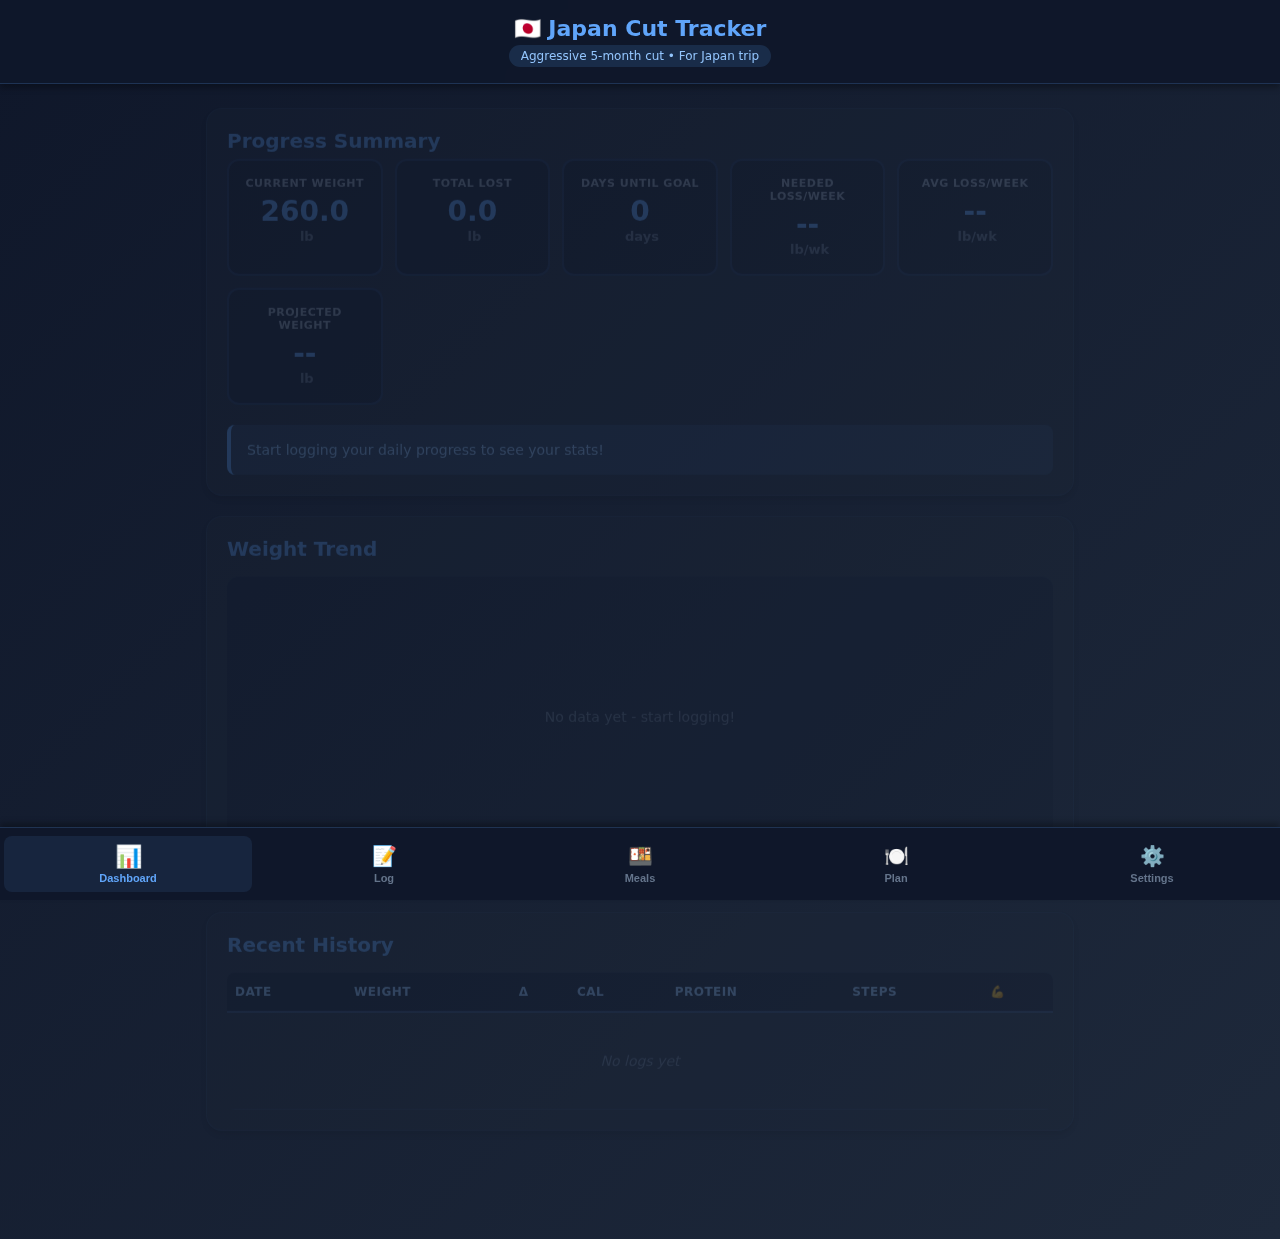
<file: index.html>
<!DOCTYPE html>
<html lang="en">

<head>
    <meta charset="UTF-8">
    <meta name="viewport" content="width=device-width, initial-scale=1.0, maximum-scale=1.0, user-scalable=no">
    <meta name="apple-mobile-web-app-capable" content="yes">
    <meta name="apple-mobile-web-app-status-bar-style" content="black-translucent">
    <meta name="apple-mobile-web-app-title" content="Cut Tracker">
    <meta name="theme-color" content="#60a5fa">
    <meta name="description" content="Aggressive 5-month weight loss tracker for Japan trip">
    <meta name="mobile-web-app-capable" content="yes">

    <title>Japan Cut Tracker</title>
    <link rel="stylesheet" href="./styles.css?v=2.2">
</head>

<body>
    <!-- Header -->
    <header class="app-header">
        <div class="header-content">
            <h1>🇯🇵 Japan Cut Tracker</h1>
            <p class="subtitle">Aggressive 5-month cut • For Japan trip</p>
        </div>
    </header>

    <!-- Tab Navigation -->
    <nav class="tab-nav">
        <button class="tab-btn active" data-tab="dashboard" onclick="switchTab('dashboard')">
            <span class="tab-icon">📊</span>
            <span class="tab-label">Dashboard</span>
        </button>
        <button class="tab-btn" data-tab="log" onclick="switchTab('log')">
            <span class="tab-icon">📝</span>
            <span class="tab-label">Log</span>
        </button>
        <button class="tab-btn" data-tab="meals" onclick="switchTab('meals')">
            <span class="tab-icon">🍱</span>
            <span class="tab-label">Meals</span>
        </button>
        <button class="tab-btn" data-tab="plan" onclick="switchTab('plan')">
            <span class="tab-icon">🍽️</span>
            <span class="tab-label">Plan</span>
        </button>
        <button class="tab-btn" data-tab="settings" onclick="switchTab('settings')">
            <span class="tab-icon">⚙️</span>
            <span class="tab-label">Settings</span>
        </button>
    </nav>

    <!-- Main Content Container -->
    <main class="main-content">

        <!-- Dashboard Tab -->
        <div id="dashboard-tab" class="tab-content active">
            <div class="container">
                <!-- Progress Summary -->
                <div class="card">
                    <h2 class="card-title">Progress Summary</h2>
                    <div class="stats-grid">
                        <div class="stat-card">
                            <div class="stat-label">Current Weight</div>
                            <div class="stat-value" id="currentWeight">--</div>
                            <span class="stat-unit">lb</span>
                        </div>
                        <div class="stat-card">
                            <div class="stat-label">Total Lost</div>
                            <div class="stat-value" id="totalLost">--</div>
                            <span class="stat-unit">lb</span>
                        </div>
                        <div class="stat-card">
                            <div class="stat-label">Days Until Goal</div>
                            <div class="stat-value" id="daysUntilGoal">--</div>
                            <span class="stat-unit">days</span>
                        </div>
                        <div class="stat-card">
                            <div class="stat-label">Needed Loss/Week</div>
                            <div class="stat-value" id="neededLossPerWeek">--</div>
                            <span class="stat-unit">lb/wk</span>
                        </div>
                        <div class="stat-card">
                            <div class="stat-label">Avg Loss/Week</div>
                            <div class="stat-value" id="avgLossPerWeek">--</div>
                            <span class="stat-unit">lb/wk</span>
                        </div>
                        <div class="stat-card">
                            <div class="stat-label">Projected Weight</div>
                            <div class="stat-value" id="projectedWeight">--</div>
                            <span class="stat-unit">lb</span>
                        </div>
                    </div>
                    <div class="status-message" id="statusMessage">
                        Enter your settings and log your first entry to see progress!
                    </div>
                </div>

                <!-- Weight Chart -->
                <div class="card">
                    <h2 class="card-title">Weight Trend</h2>
                    <div class="chart-container">
                        <canvas id="weightChart"></canvas>
                    </div>
                </div>

                <!-- History Table -->
                <div class="card">
                    <h2 class="card-title">Recent History</h2>
                    <div class="table-container">
                        <table id="historyTable">
                            <thead>
                                <tr>
                                    <th>Date</th>
                                    <th>Weight</th>
                                    <th>Δ</th>
                                    <th>Cal</th>
                                    <th>Protein</th>
                                    <th>Steps</th>
                                    <th>💪</th>
                                </tr>
                            </thead>
                            <tbody id="historyBody">
                                <tr>
                                    <td colspan="7" class="empty-state">No logs yet</td>
                                </tr>
                            </tbody>
                        </table>
                    </div>
                </div>
            </div>
        </div>

        <!-- Log Tab -->
        <div id="log-tab" class="tab-content">
            <div class="container">
                <div class="card">
                    <h2 class="card-title">Daily Log</h2>
                    <p class="card-subtitle">Track your daily progress</p>

                    <div class="form-grid">
                        <div class="form-group">
                            <label for="logDate">Date</label>
                            <input type="date" id="logDate">
                        </div>
                        <div class="form-group">
                            <label for="logWeight">Weight (lb)</label>
                            <input type="number" id="logWeight" step="0.1" placeholder="e.g., 258.5">
                        </div>
                        <div class="form-group">
                            <label for="logCalories">Calories</label>
                            <input type="number" id="logCalories" placeholder="e.g., 1750">
                        </div>
                        <div class="form-group">
                            <label for="logProtein">Protein (g)</label>
                            <input type="number" id="logProtein" placeholder="e.g., 180">
                        </div>
                        <div class="form-group">
                            <label for="logSteps">Steps</label>
                            <input type="number" id="logSteps" placeholder="e.g., 12000">
                        </div>
                        <div class="form-group">
                            <label for="logWorkout">Workout?</label>
                            <select id="logWorkout">
                                <option value="false">No</option>
                                <option value="true">Yes</option>
                            </select>
                        </div>
                    </div>

                    <button class="btn btn-primary btn-large" onclick="saveLog()">💪 Save Log</button>
                </div>

                <div class="card" id="quickMealCard" style="display: none;">
                    <h2 class="card-title">Quick Add Weekly Meal</h2>
                    <div id="quickMealDisplay"></div>
                </div>
            </div>
        </div>

        <!-- Meals Tab -->
        <div id="meals-tab" class="tab-content">
            <div class="container">
                <div class="card">
                    <h2 class="card-title">My Weekly Meal</h2>
                    <p class="card-subtitle">Set one meal to eat all week for consistency</p>

                    <div class="form-group">
                        <label for="weeklyMealName">Meal Name</label>
                        <input type="text" id="weeklyMealName" placeholder="e.g., Chicken Rice Bowl">
                    </div>

                    <div class="form-group">
                        <label for="weeklyMealImage">Image URL</label>
                        <input type="url" id="weeklyMealImage" placeholder="https://example.com/image.jpg">
                        <div id="imagePreview" class="image-preview"></div>
                    </div>

                    <div class="form-grid">
                        <div class="form-group">
                            <label for="weeklyMealCalories">Calories</label>
                            <input type="number" id="weeklyMealCalories" placeholder="e.g., 1750">
                        </div>
                        <div class="form-group">
                            <label for="weeklyMealProtein">Protein (g)</label>
                            <input type="number" id="weeklyMealProtein" placeholder="e.g., 180">
                        </div>
                    </div>

                    <div class="form-group">
                        <label for="weeklyMealIngredients">Ingredients</label>
                        <textarea id="weeklyMealIngredients"
                            placeholder="8 oz chicken breast, 2 cups rice, 1 cup broccoli..." rows="4"></textarea>
                    </div>

                    <button class="btn btn-primary" onclick="saveWeeklyMeal()">💾 Save Weekly Meal</button>
                </div>

                <div class="card" id="savedMealCard" style="display: none;">
                    <h2 class="card-title">Current Weekly Meal</h2>
                    <div id="savedMealDisplay"></div>
                </div>
            </div>
        </div>

        <!-- Plan Tab -->
        <div id="plan-tab" class="tab-content">
            <div class="container">
                <div class="card">
                    <h2 class="card-title">Meal Ideas</h2>
                    <p class="card-subtitle">Pre-built high-protein meals for aggressive cutting</p>

                    <div class="meal-suggestions" id="mealSuggestions"></div>
                </div>

                <div class="card" id="groceryListCard" style="display: none;">
                    <div class="collapsible-header" onclick="toggleCollapsible('groceryList')">
                        <div>
                            <h2 class="card-title">Weekly Grocery List</h2>
                        </div>
                        <span class="collapsible-toggle open" id="groceryListToggle">▼</span>
                    </div>

                    <div class="collapsible-content open" id="groceryListContent">
                        <button class="btn btn-small" onclick="window.print()">🖨️ Print</button>
                        <div id="groceryListDisplay"></div>
                    </div>
                </div>

                <div class="card">
                    <div class="collapsible-header" onclick="toggleCollapsible('mealPrep')">
                        <div>
                            <h2 class="card-title">Meal Prep Guide</h2>
                        </div>
                        <span class="collapsible-toggle open" id="mealPrepToggle">▼</span>
                    </div>

                    <div class="collapsible-content open" id="mealPrepContent">
                        <div class="prep-step">
                            <span class="prep-step-number">1</span>
                            <span class="prep-step-content"><strong>Cook Proteins:</strong> Bake 5-6 lbs chicken breast
                                at 375°F for 25-30 min. Portion into 6-8 oz servings.</span>
                        </div>
                        <div class="prep-step">
                            <span class="prep-step-number">2</span>
                            <span class="prep-step-content"><strong>Prep Carbs:</strong> Cook 10-12 cups rice. Portion
                                into 1-cup servings.</span>
                        </div>
                        <div class="prep-step">
                            <span class="prep-step-number">3</span>
                            <span class="prep-step-content"><strong>Boil Eggs:</strong> Hard boil 18-24 eggs. Store with
                                shells on (up to 7 days).</span>
                        </div>
                        <div class="prep-step">
                            <span class="prep-step-number">4</span>
                            <span class="prep-step-content"><strong>Prep Vegetables:</strong> Wash and chop broccoli,
                                peppers, spinach. Store separately.</span>
                        </div>
                        <div class="prep-step">
                            <span class="prep-step-number">5</span>
                            <span class="prep-step-content"><strong>Portion Snacks:</strong> Pre-measure Greek yogurt,
                                protein powder, prep fruit.</span>
                        </div>
                        <div class="prep-step">
                            <span class="prep-step-number">6</span>
                            <span class="prep-step-content"><strong>Assemble Containers:</strong> 7 containers with
                                protein, carb, vegetables. Label by day.</span>
                        </div>
                        <div class="prep-step">
                            <span class="prep-step-number">7</span>
                            <span class="prep-step-content"><strong>Storage:</strong> Keep 3 days in fridge, freeze
                                rest. Thaw 24hrs before eating.</span>
                        </div>
                        <div class="prep-tips">
                            <div class="prep-tips-title">💡 Pro Tips</div>
                            <ul>
                                <li><strong>Time-Saving:</strong> Prep Sunday (2-3 hours), saves 1+ hour daily</li>
                                <li><strong>Calorie Control:</strong> Use food scale for accuracy</li>
                                <li><strong>Flavor Variety:</strong> Rotate seasonings (BBQ, teriyaki, cajun)</li>
                                <li><strong>Stay Consistent:</strong> Same meals weekly for first month</li>
                                <li><strong>Hydration:</strong> 1 gallon water daily</li>
                            </ul>
                        </div>
                    </div>
                </div>
            </div>
        </div>

        <!-- Settings Tab -->
        <div id="settings-tab" class="tab-content">
            <div class="container">
                <div class="card">
                    <h2 class="card-title">Plan Settings</h2>
                    <p class="card-subtitle">Configure your weight loss targets</p>

                    <div class="form-grid">
                        <div class="form-group">
                            <label for="startWeight">Start Weight (lb)</label>
                            <input type="number" id="startWeight" value="260" step="0.1">
                        </div>
                        <div class="form-group">
                            <label for="goalWeight">Goal Weight (lb)</label>
                            <input type="number" id="goalWeight" value="200" step="0.1">
                        </div>
                        <div class="form-group">
                            <label for="startDate">Start Date</label>
                            <input type="date" id="startDate">
                        </div>
                        <div class="form-group">
                            <label for="goalDate">Goal Date</label>
                            <input type="date" id="goalDate">
                        </div>
                        <div class="form-group">
                            <label for="calorieTarget">Daily Calorie Target</label>
                            <input type="number" id="calorieTarget" value="1750">
                        </div>
                        <div class="form-group">
                            <label for="proteinTarget">Daily Protein (g)</label>
                            <input type="number" id="proteinTarget" value="180">
                        </div>
                        <div class="form-group">
                            <label for="stepTarget">Daily Steps</label>
                            <input type="number" id="stepTarget" value="12000">
                        </div>
                    </div>

                    <div class="btn-group">
                        <button class="btn btn-primary" onclick="savePlanSettings()">💾 Save Settings</button>
                        <button class="btn btn-secondary" onclick="resetAllData()">🗑️ Reset All Data</button>
                    </div>
                </div>

                <div class="card">
                    <h2 class="card-title">About</h2>
                    <p style="color: #94a3b8; line-height: 1.8; font-size: 14px;">
                        <strong style="color: #60a5fa;">Japan Cut Tracker</strong> is your personal weight loss
                        companion for aggressive cutting. Track your daily progress, manage meals, and stay on target
                        for your Japan trip goal.
                    </p>
                    <p style="color: #94a3b8; margin-top: 12px; font-size: 13px;">
                        💡 <strong>Pro Tip:</strong> Add this app to your home screen for quick access!
                    </p>
                </div>
            </div>
        </div>

    </main>

    <!-- Toast Notification -->
    <div class="toast" id="toast"></div>

    <!-- Loading the app JavaScript -->
    <script src="./app.js?v=2.2"></script>
</body>

</html>
</file>
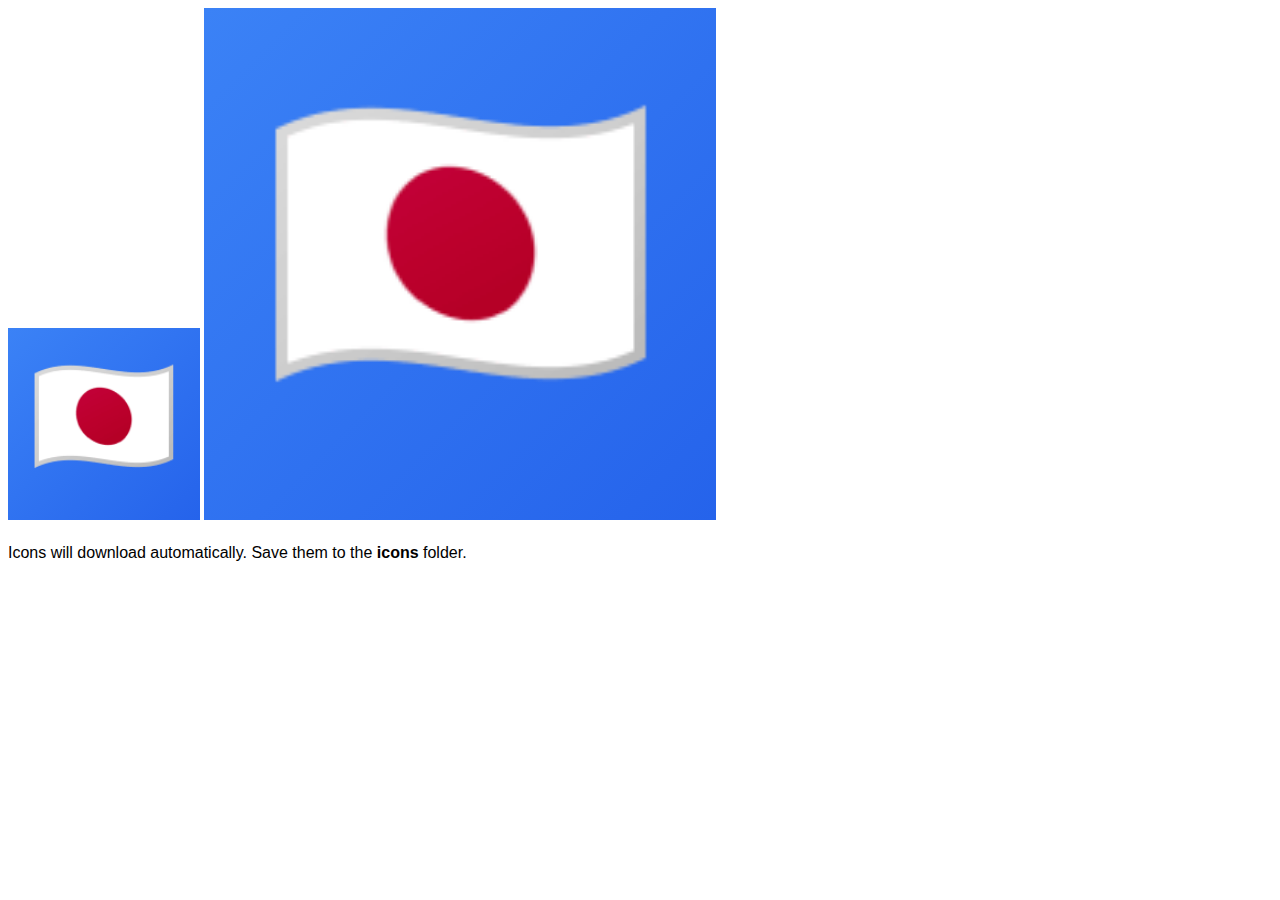
<file: generate-icons.html>
<!DOCTYPE html>
<html>

<head>
    <meta charset="UTF-8">
    <title>Generate Icons</title>
</head>

<body>
    <canvas id="canvas192" width="192" height="192"></canvas>
    <canvas id="canvas512" width="512" height="512"></canvas>

    <script>
        // Generate 192x192 icon
        const canvas192 = document.getElementById('canvas192');
        const ctx192 = canvas192.getContext('2d');

        // Background gradient
        const gradient192 = ctx192.createLinearGradient(0, 0, 192, 192);
        gradient192.addColorStop(0, '#3b82f6');
        gradient192.addColorStop(1, '#2563eb');
        ctx192.fillStyle = gradient192;
        ctx192.fillRect(0, 0, 192, 192);

        // Icon text
        ctx192.fillStyle = '#ffffff';
        ctx192.font = 'bold 120px Arial';
        ctx192.textAlign = 'center';
        ctx192.textBaseline = 'middle';
        ctx192.fillText('🇯🇵', 96, 96);

        // Download 192x192
        canvas192.toBlob(blob => {
            const url = URL.createObjectURL(blob);
            const a = document.createElement('a');
            a.href = url;
            a.download = 'icon-192.png';
            a.click();
        });

        // Generate 512x512 icon
        const canvas512 = document.getElementById('canvas512');
        const ctx512 = canvas512.getContext('2d');

        // Background gradient
        const gradient512 = ctx512.createLinearGradient(0, 0, 512, 512);
        gradient512.addColorStop(0, '#3b82f6');
        gradient512.addColorStop(1, '#2563eb');
        ctx512.fillStyle = gradient512;
        ctx512.fillRect(0, 0, 512, 512);

        // Icon text
        ctx512.fillStyle = '#ffffff';
        ctx512.font = 'bold 320px Arial';
        ctx512.textAlign = 'center';
        ctx512.textBaseline = 'middle';
        ctx512.fillText('🇯🇵', 256, 256);

        // Download 512x512
        setTimeout(() => {
            canvas512.toBlob(blob => {
                const url = URL.createObjectURL(blob);
                const a = document.createElement('a');
                a.href = url;
                a.download = 'icon-512.png';
                a.click();
            });
        }, 500);
    </script>

    <p style="margin-top: 20px; font-family: Arial;">
        Icons will download automatically. Save them to the <strong>icons</strong> folder.
    </p>
</body>

</html>
</file>
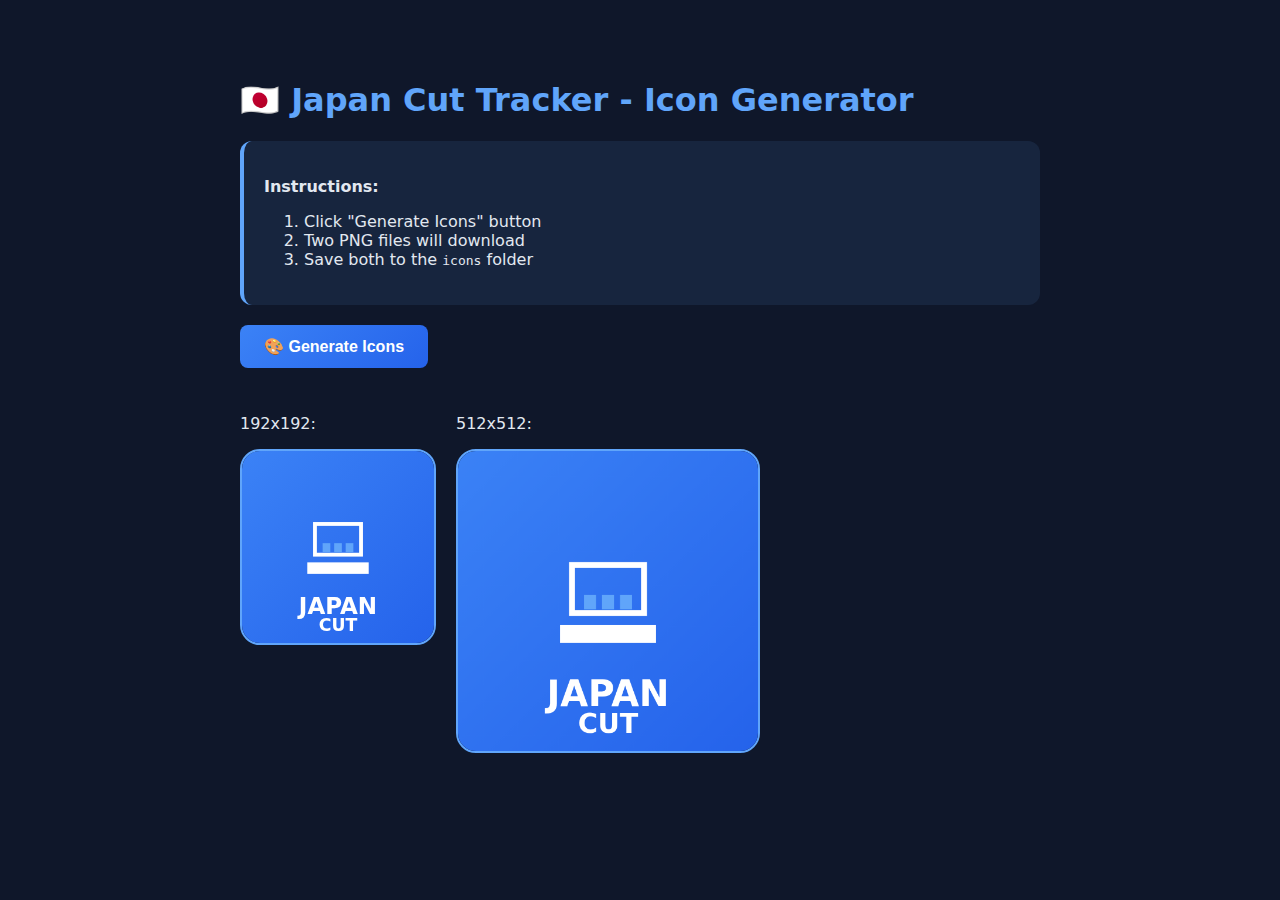
<file: icon-generator.html>
<!DOCTYPE html>
<html>

<head>
    <meta charset="UTF-8">
    <meta name="viewport" content="width=device-width, initial-scale=1.0">
    <title>Generate App Icons</title>
    <style>
        body {
            font-family: system-ui, -apple-system, sans-serif;
            max-width: 800px;
            margin: 40px auto;
            padding: 20px;
            background: #0f172a;
            color: #e2e8f0;
        }

        h1 {
            color: #60a5fa;
        }

        .preview {
            display: flex;
            gap: 20px;
            margin: 30px 0;
            flex-wrap: wrap;
        }

        canvas {
            border: 2px solid #60a5fa;
            border-radius: 20px;
        }

        button {
            background: linear-gradient(135deg, #3b82f6 0%, #2563eb 100%);
            color: white;
            border: none;
            padding: 12px 24px;
            font-size: 16px;
            font-weight: 600;
            border-radius: 8px;
            cursor: pointer;
            margin-right: 10px;
        }

        .info {
            background: rgba(96, 165, 250, 0.1);
            padding: 20px;
            border-radius: 12px;
            border-left: 4px solid #60a5fa;
            margin: 20px 0;
        }
    </style>
</head>

<body>
    <h1>🇯🇵 Japan Cut Tracker - Icon Generator</h1>

    <div class="info">
        <p><strong>Instructions:</strong></p>
        <ol>
            <li>Click "Generate Icons" button</li>
            <li>Two PNG files will download</li>
            <li>Save both to the <code>icons</code> folder</li>
        </ol>
    </div>

    <button onclick="generateIcons()">🎨 Generate Icons</button>

    <div class="preview">
        <div>
            <p>192x192:</p><canvas id="c192" width="192" height="192"></canvas>
        </div>
        <div>
            <p>512x512:</p><canvas id="c512" width="512" height="512" style="max-width:300px;height:auto;"></canvas>
        </div>
    </div>

    <div id="status"></div>

    <script>
        function drawIcon(ctx, w, h) {
            // Gradient background
            const g = ctx.createLinearGradient(0, 0, w, h);
            g.addColorStop(0, '#3b82f6');
            g.addColorStop(1, '#2563eb');
            ctx.fillStyle = g;
            ctx.fillRect(0, 0, w, h);

            // Scale icon
            const size = w * 0.4;
            ctx.fillStyle = '#fff';
            ctx.fillRect(w / 2 - size * 0.4, h / 2 + size * 0.2, size * 0.8, size * 0.15);
            ctx.strokeStyle = '#fff';
            ctx.lineWidth = w * 0.02;
            ctx.strokeRect(w / 2 - size * 0.3, h / 2 - size * 0.3, size * 0.6, size * 0.4);

            ctx.fillStyle = '#60a5fa';
            const lw = w * 0.04;
            ctx.fillRect(w / 2 - lw * 2, h / 2 - size * 0.05, lw, size * 0.12);
            ctx.fillRect(w / 2 - lw / 2, h / 2 - size * 0.05, lw, size * 0.12);
            ctx.fillRect(w / 2 + lw, h / 2 - size * 0.05, lw, size * 0.12);

            // Text
            ctx.fillStyle = '#fff';
            ctx.font = `bold ${w * 0.12}px system-ui`;
            ctx.textAlign = 'center';
            ctx.fillText('JAPAN', w / 2, h * 0.85);
            ctx.font = `bold ${w * 0.09}px system-ui`;
            ctx.fillText('CUT', w / 2, h * 0.94);
        }

        function generateIcons() {
            const c192 = document.getElementById('c192');
            const ctx192 = c192.getContext('2d');
            drawIcon(ctx192, 192, 192);
            c192.toBlob(b => {
                const a = document.createElement('a');
                a.href = URL.createObjectURL(b);
                a.download = 'icon-192.png';
                a.click();
            });

            const c512 = document.getElementById('c512');
            const ctx512 = c512.getContext('2d');
            drawIcon(ctx512, 512, 512);
            setTimeout(() => {
                c512.toBlob(b => {
                    const a = document.createElement('a');
                    a.href = URL.createObjectURL(b);
                    a.download = 'icon-512.png';
                    a.click();
                    document.getElementById('status').innerHTML = '<div class="info" style="border-left-color:#22c55e;color:#86efac">✅ Icons downloaded!</div>';
                });
            }, 300);
        }

        window.onload = () => {
            drawIcon(document.getElementById('c192').getContext('2d'), 192, 192);
            drawIcon(document.getElementById('c512').getContext('2d'), 512, 512);
        };
    </script>
</body>

</html>
</file>
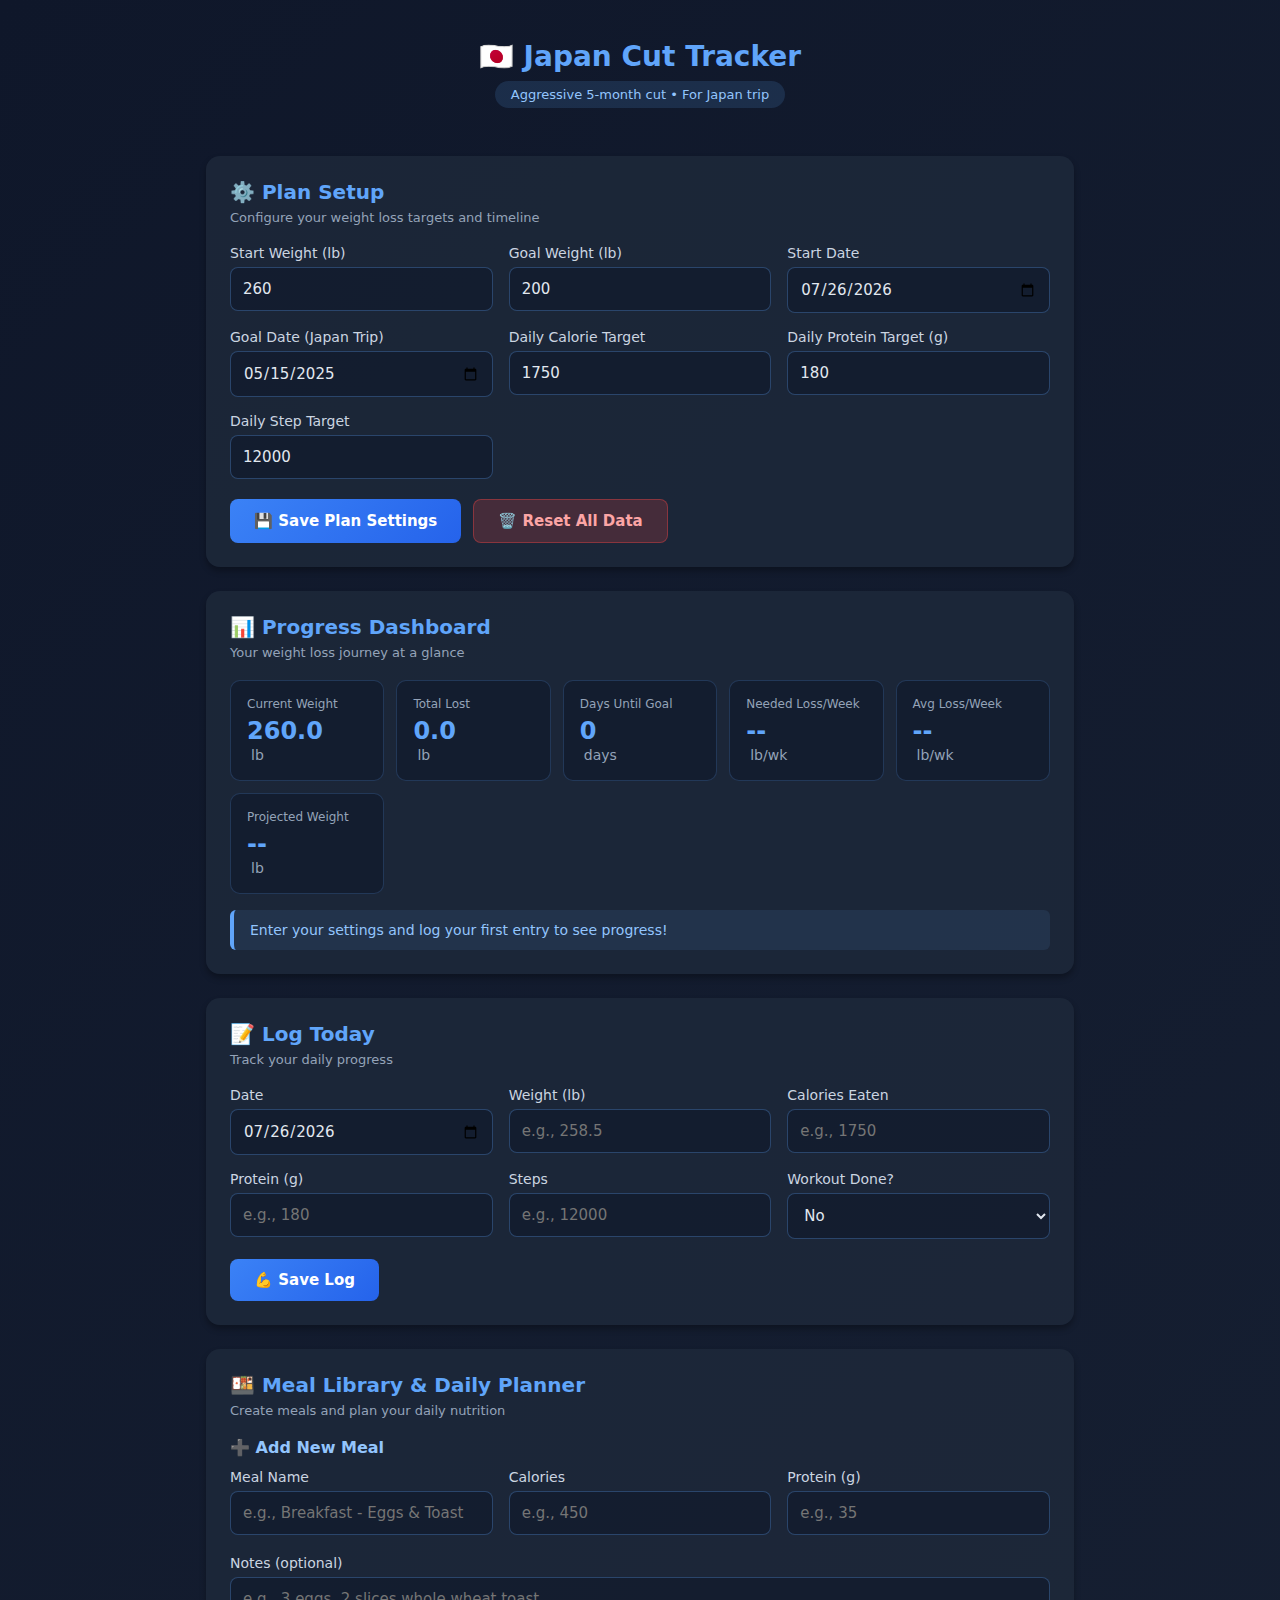
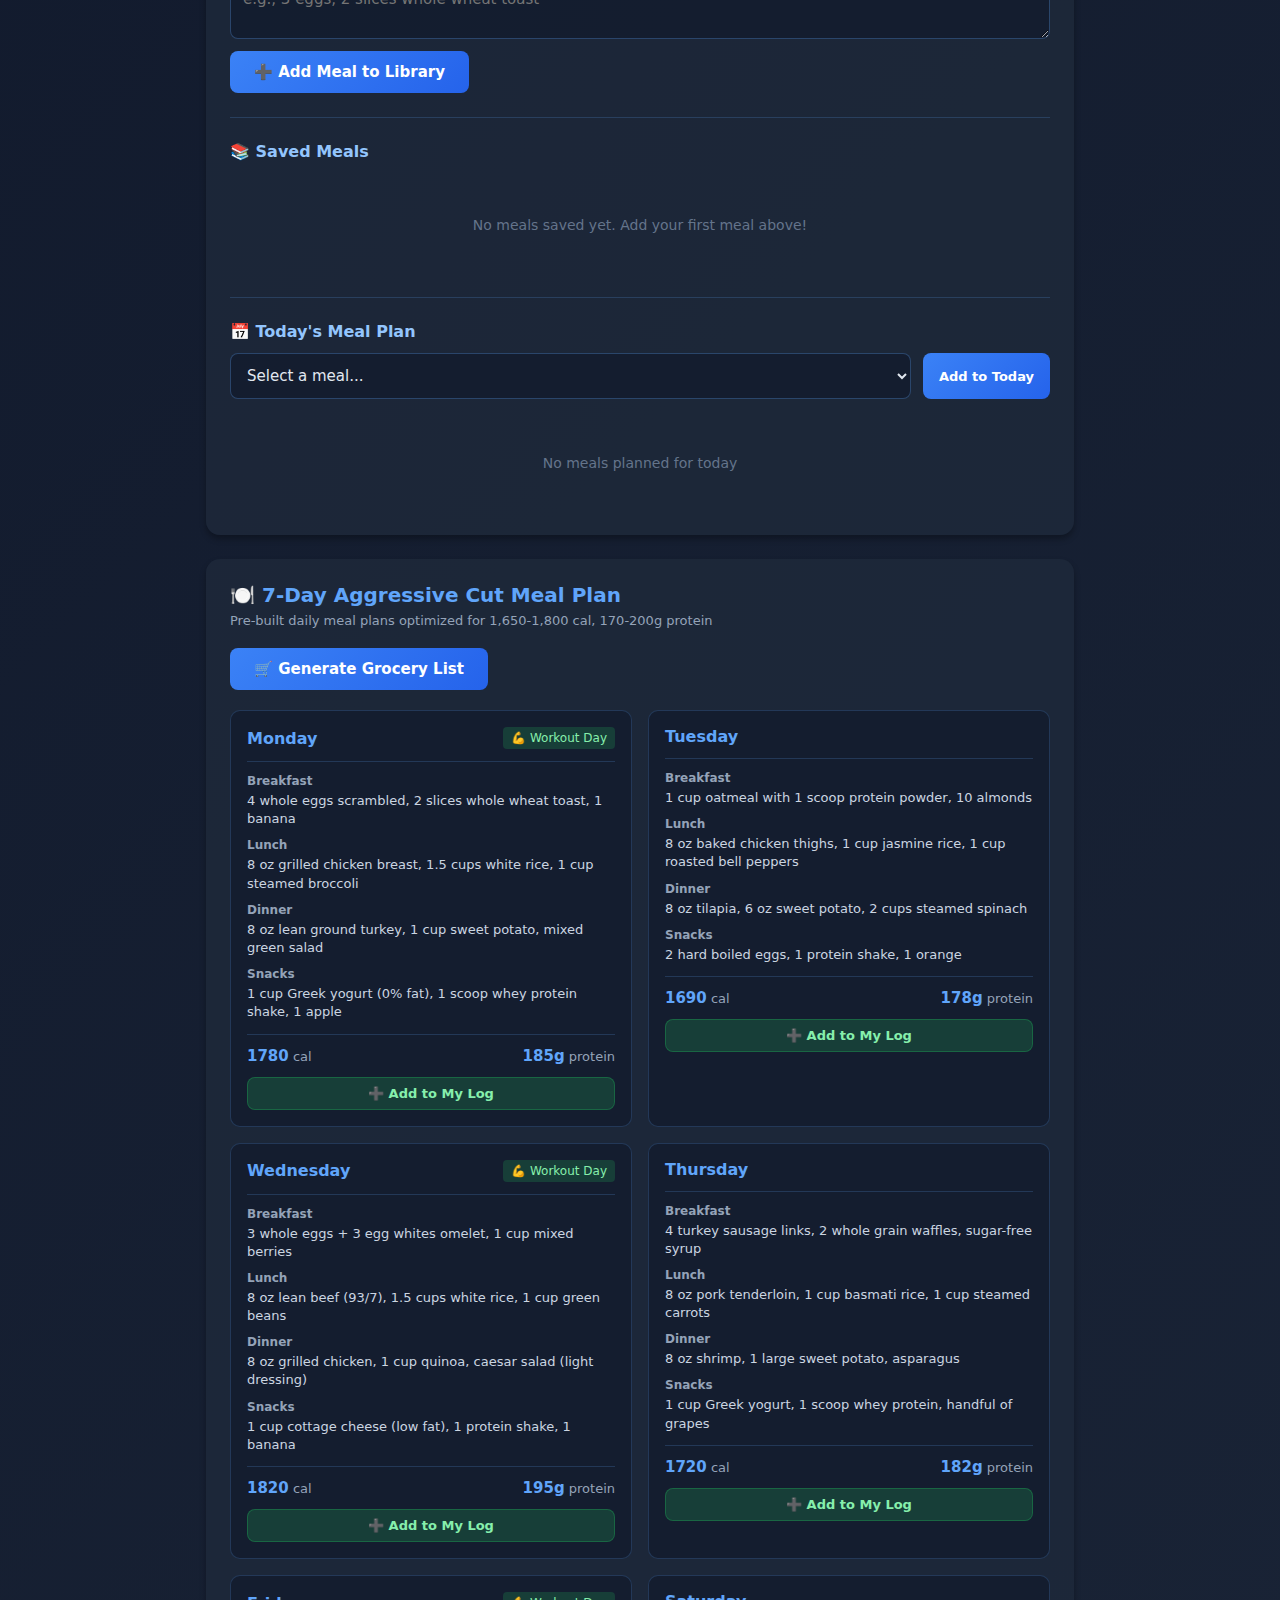
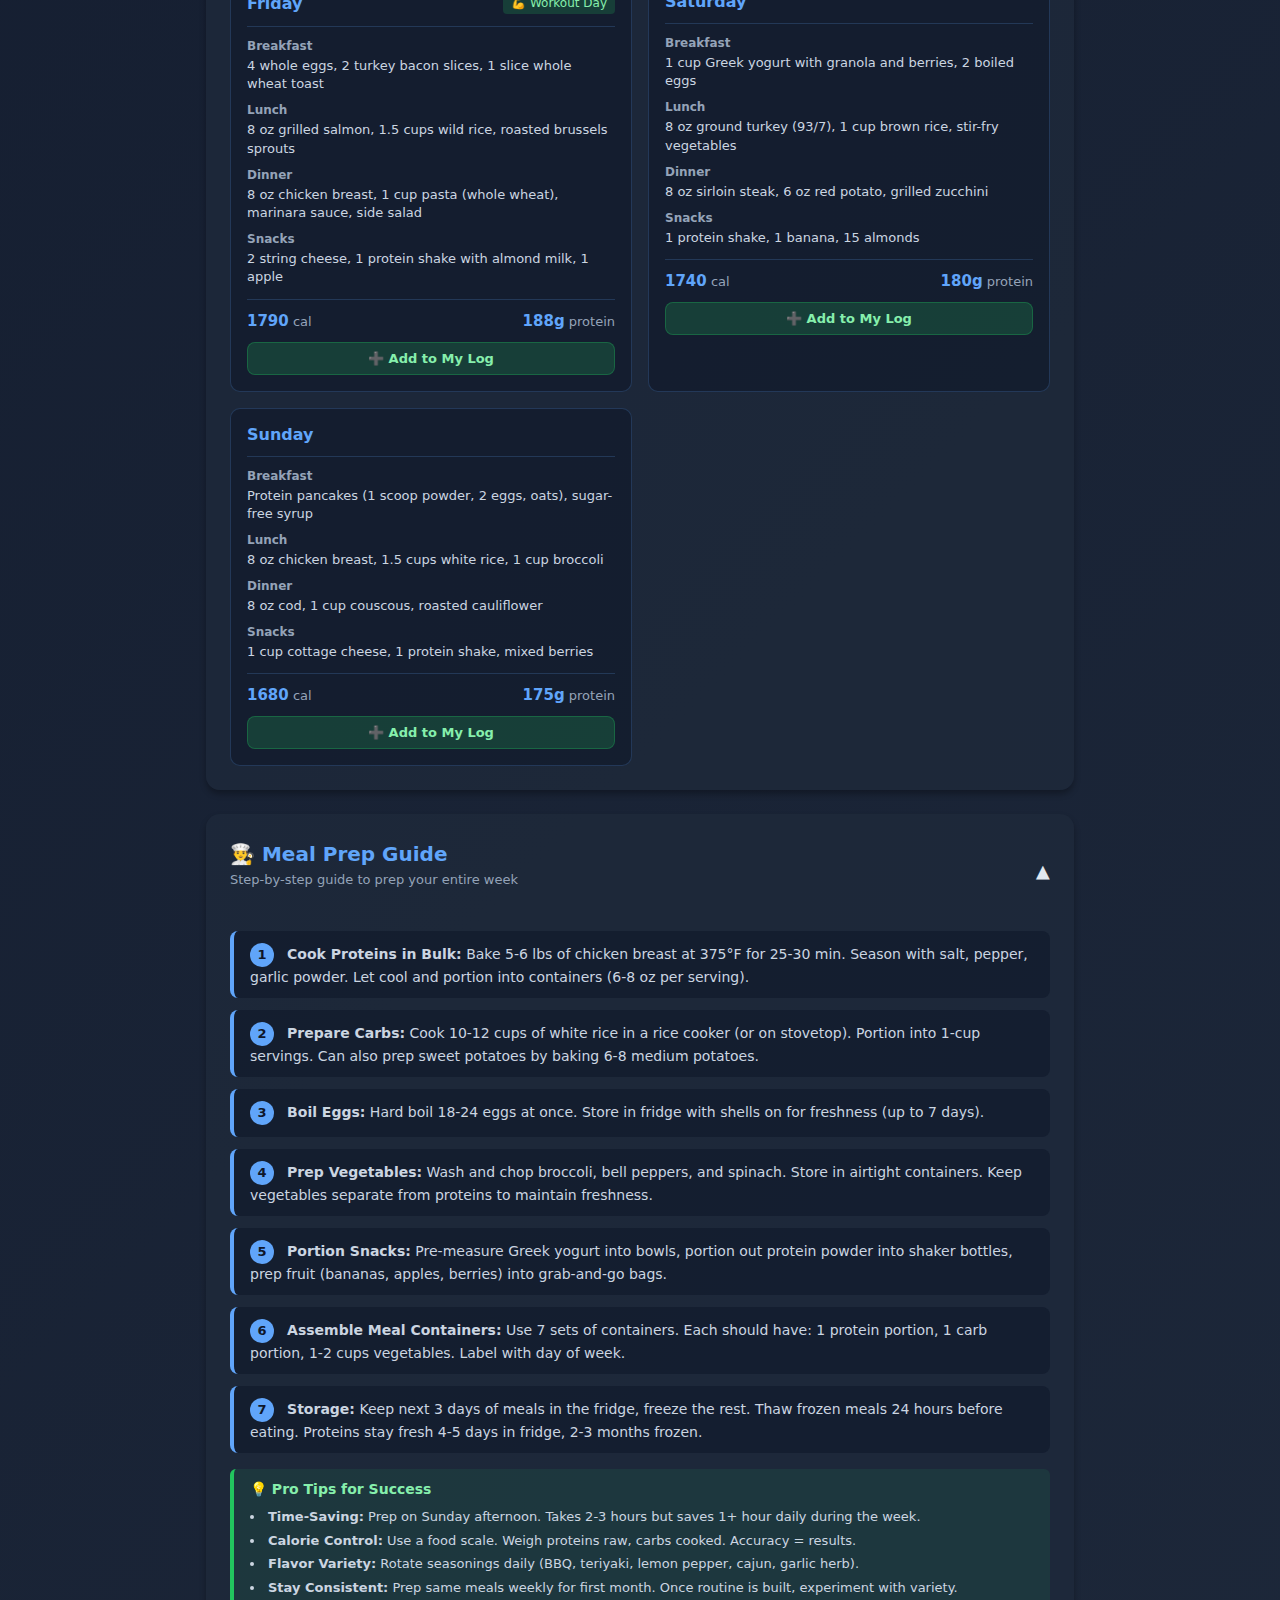
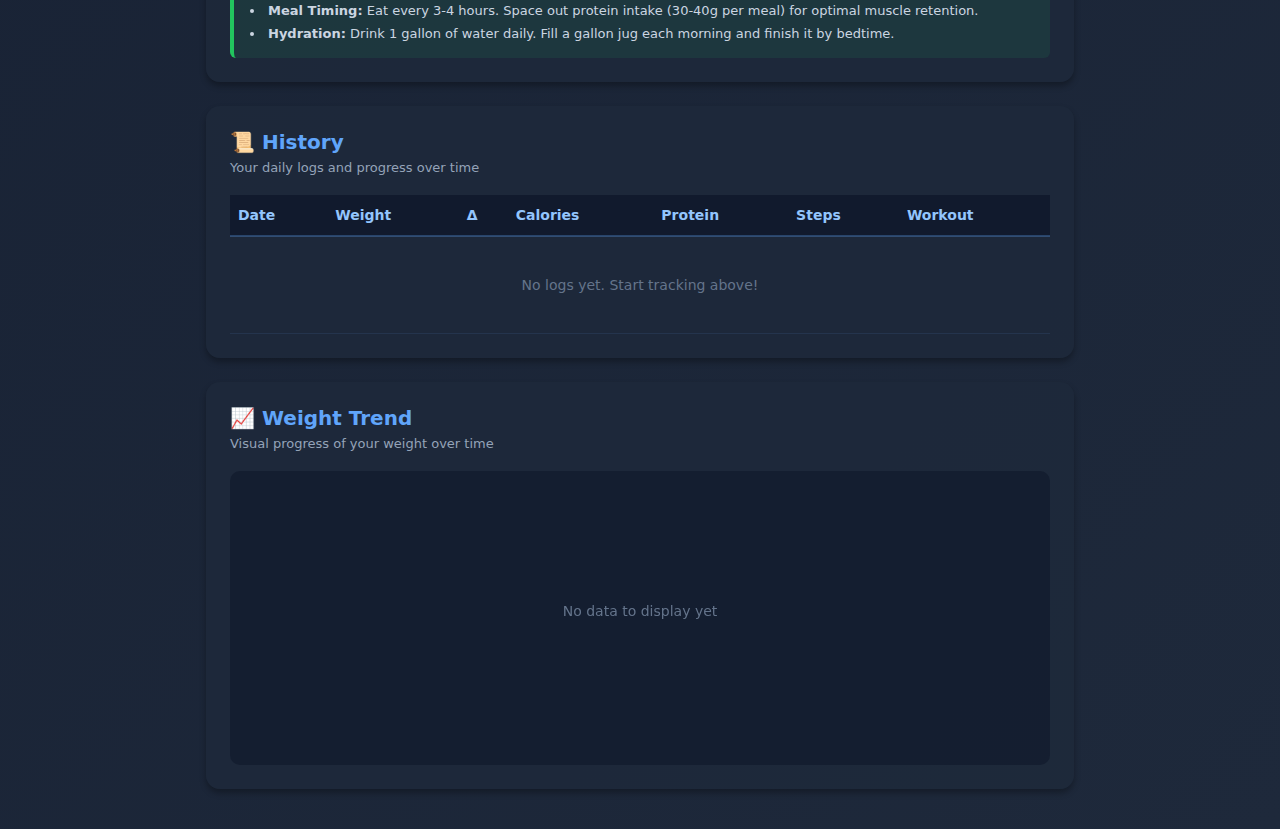
<file: japan_cut_tracker.html>
<!DOCTYPE html>
<html lang="en">

<head>
    <meta charset="UTF-8">
    <meta name="viewport" content="width=device-width, initial-scale=1.0">
    <meta name="apple-mobile-web-app-capable" content="yes">
    <meta name="apple-mobile-web-app-status-bar-style" content="black-translucent">
    <title>Japan Cut Tracker</title>
    <style>
        * {
            margin: 0;
            padding: 0;
            box-sizing: border-box;
        }

        body {
            font-family: system-ui, -apple-system, BlinkMacSystemFont, "Segoe UI", sans-serif;
            background: linear-gradient(135deg, #0f172a 0%, #1e293b 100%);
            color: #e2e8f0;
            padding: 0;
            min-height: 100vh;
        }

        .container {
            max-width: 900px;
            margin: 0 auto;
            padding: 16px;
        }

        /* Header */
        .header {
            text-align: center;
            padding: 24px 0;
            margin-bottom: 24px;
        }

        .header h1 {
            font-size: 28px;
            font-weight: 700;
            margin-bottom: 8px;
            color: #60a5fa;
        }

        .header .subtitle {
            display: inline-block;
            background: rgba(96, 165, 250, 0.15);
            color: #93c5fd;
            padding: 6px 16px;
            border-radius: 20px;
            font-size: 13px;
            font-weight: 500;
        }

        /* Cards */
        .card {
            background: rgba(30, 41, 59, 0.8);
            border-radius: 14px;
            padding: 24px;
            margin-bottom: 24px;
            box-shadow: 0 4px 6px rgba(0, 0, 0, 0.3);
        }

        .card-title {
            font-size: 20px;
            font-weight: 600;
            margin-bottom: 6px;
            color: #60a5fa;
        }

        .card-subtitle {
            font-size: 13px;
            color: #94a3b8;
            margin-bottom: 20px;
        }

        /* Form Elements */
        .form-grid {
            display: grid;
            grid-template-columns: repeat(auto-fit, minmax(200px, 1fr));
            gap: 16px;
            margin-bottom: 20px;
        }

        .form-group {
            display: flex;
            flex-direction: column;
        }

        label {
            font-size: 14px;
            font-weight: 500;
            margin-bottom: 6px;
            color: #cbd5e1;
        }

        input,
        select,
        textarea {
            background: rgba(15, 23, 42, 0.6);
            border: 1px solid rgba(96, 165, 250, 0.3);
            border-radius: 8px;
            padding: 12px;
            font-size: 15px;
            color: #e2e8f0;
            font-family: inherit;
        }

        input:focus,
        select:focus,
        textarea:focus {
            outline: none;
            border-color: #60a5fa;
            box-shadow: 0 0 0 3px rgba(96, 165, 250, 0.1);
        }

        textarea {
            resize: vertical;
            min-height: 60px;
        }

        /* Buttons */
        .btn {
            background: linear-gradient(135deg, #3b82f6 0%, #2563eb 100%);
            color: white;
            border: none;
            border-radius: 8px;
            padding: 12px 24px;
            font-size: 15px;
            font-weight: 600;
            cursor: pointer;
            transition: transform 0.2s, box-shadow 0.2s;
            font-family: inherit;
        }

        .btn:hover {
            transform: translateY(-1px);
            box-shadow: 0 4px 12px rgba(59, 130, 246, 0.4);
        }

        .btn:active {
            transform: translateY(0);
        }

        .btn-secondary {
            background: rgba(239, 68, 68, 0.2);
            color: #fca5a5;
            border: 1px solid rgba(239, 68, 68, 0.4);
        }

        .btn-secondary:hover {
            background: rgba(239, 68, 68, 0.3);
            box-shadow: 0 4px 12px rgba(239, 68, 68, 0.3);
        }

        .btn-small {
            padding: 8px 16px;
            font-size: 13px;
        }

        .btn-group {
            display: flex;
            gap: 12px;
            flex-wrap: wrap;
        }

        /* Stats Grid */
        .stats-grid {
            display: grid;
            grid-template-columns: repeat(auto-fit, minmax(140px, 1fr));
            gap: 12px;
            margin-bottom: 16px;
        }

        .stat-card {
            background: rgba(15, 23, 42, 0.6);
            border-radius: 10px;
            padding: 16px;
            border: 1px solid rgba(96, 165, 250, 0.2);
        }

        .stat-label {
            font-size: 12px;
            color: #94a3b8;
            margin-bottom: 6px;
        }

        .stat-value {
            font-size: 24px;
            font-weight: 700;
            color: #60a5fa;
        }

        .stat-unit {
            font-size: 14px;
            color: #94a3b8;
            margin-left: 4px;
        }

        /* Status Message */
        .status-message {
            background: rgba(96, 165, 250, 0.1);
            border-left: 4px solid #60a5fa;
            padding: 12px 16px;
            border-radius: 6px;
            font-size: 14px;
            color: #93c5fd;
        }

        .status-message.warning {
            background: rgba(251, 191, 36, 0.1);
            border-left-color: #fbbf24;
            color: #fcd34d;
        }

        .status-message.success {
            background: rgba(34, 197, 94, 0.1);
            border-left-color: #22c55e;
            color: #86efac;
        }

        /* Meal Library */
        .meal-list {
            margin-top: 16px;
        }

        .meal-item {
            background: rgba(15, 23, 42, 0.6);
            border: 1px solid rgba(96, 165, 250, 0.2);
            border-radius: 8px;
            padding: 12px;
            margin-bottom: 8px;
            display: flex;
            justify-content: space-between;
            align-items: center;
        }

        .meal-info {
            flex: 1;
        }

        .meal-name {
            font-weight: 600;
            margin-bottom: 4px;
            color: #e2e8f0;
        }

        .meal-stats {
            font-size: 13px;
            color: #94a3b8;
        }

        .meal-actions {
            display: flex;
            gap: 8px;
        }

        .btn-icon {
            background: rgba(239, 68, 68, 0.2);
            color: #fca5a5;
            border: none;
            border-radius: 6px;
            width: 32px;
            height: 32px;
            cursor: pointer;
            font-size: 16px;
            display: flex;
            align-items: center;
            justify-content: center;
            transition: all 0.2s;
        }

        .btn-icon:hover {
            background: rgba(239, 68, 68, 0.3);
        }

        .btn-icon.add {
            background: rgba(34, 197, 94, 0.2);
            color: #86efac;
        }

        .btn-icon.add:hover {
            background: rgba(34, 197, 94, 0.3);
        }

        /* Daily Meal Summary */
        .meal-summary {
            background: rgba(96, 165, 250, 0.1);
            border-radius: 8px;
            padding: 16px;
            margin-top: 16px;
        }

        .meal-summary-title {
            font-weight: 600;
            margin-bottom: 8px;
            color: #93c5fd;
        }

        .meal-summary-stats {
            display: flex;
            gap: 24px;
            font-size: 14px;
        }

        .meal-summary-stat {
            color: #cbd5e1;
        }

        .meal-summary-stat strong {
            color: #60a5fa;
        }

        /* History Table */
        .table-container {
            overflow-x: auto;
            margin-top: 16px;
        }

        table {
            width: 100%;
            border-collapse: collapse;
            font-size: 14px;
        }

        th {
            background: rgba(15, 23, 42, 0.8);
            padding: 12px 8px;
            text-align: left;
            font-weight: 600;
            color: #93c5fd;
            border-bottom: 2px solid rgba(96, 165, 250, 0.3);
        }

        td {
            padding: 12px 8px;
            border-bottom: 1px solid rgba(96, 165, 250, 0.1);
        }

        tr:nth-child(even) {
            background: rgba(15, 23, 42, 0.3);
        }

        .badge {
            display: inline-block;
            padding: 4px 8px;
            border-radius: 4px;
            font-size: 12px;
            font-weight: 600;
        }

        .badge.yes {
            background: rgba(34, 197, 94, 0.2);
            color: #86efac;
        }

        .badge.no {
            background: rgba(239, 68, 68, 0.2);
            color: #fca5a5;
        }

        /* Chart */
        .chart-container {
            margin-top: 20px;
            background: rgba(15, 23, 42, 0.6);
            border-radius: 10px;
            padding: 20px;
        }

        canvas {
            width: 100% !important;
            height: 250px !important;
        }

        /* Toast Notification */
        .toast {
            position: fixed;
            bottom: 24px;
            left: 50%;
            transform: translateX(-50%) translateY(100px);
            background: #22c55e;
            color: white;
            padding: 12px 24px;
            border-radius: 8px;
            font-weight: 600;
            box-shadow: 0 4px 12px rgba(0, 0, 0, 0.4);
            opacity: 0;
            transition: all 0.3s ease;
            z-index: 1000;
        }

        .toast.show {
            opacity: 1;
            transform: translateX(-50%) translateY(0);
        }

        /* Empty State */
        .empty-state {
            text-align: center;
            padding: 40px 20px;
            color: #64748b;
            font-size: 14px;
        }

        /* Meal Plan Styles */
        .meal-plan-grid {
            display: grid;
            grid-template-columns: repeat(auto-fit, minmax(280px, 1fr));
            gap: 16px;
            margin-top: 20px;
        }

        .day-card {
            background: rgba(15, 23, 42, 0.6);
            border: 1px solid rgba(96, 165, 250, 0.2);
            border-radius: 10px;
            padding: 16px;
            transition: transform 0.2s, box-shadow 0.2s;
        }

        .day-card:hover {
            transform: translateY(-2px);
            box-shadow: 0 4px 12px rgba(96, 165, 250, 0.2);
        }

        .day-header {
            display: flex;
            justify-content: space-between;
            align-items: center;
            margin-bottom: 12px;
            padding-bottom: 12px;
            border-bottom: 1px solid rgba(96, 165, 250, 0.2);
        }

        .day-name {
            font-size: 16px;
            font-weight: 600;
            color: #60a5fa;
        }

        .day-workout {
            font-size: 12px;
            padding: 4px 8px;
            border-radius: 4px;
            background: rgba(34, 197, 94, 0.2);
            color: #86efac;
        }

        .meal-section {
            margin-bottom: 10px;
        }

        .meal-label {
            font-size: 12px;
            font-weight: 600;
            color: #94a3b8;
            margin-bottom: 4px;
        }

        .meal-content {
            font-size: 13px;
            color: #cbd5e1;
            line-height: 1.4;
        }

        .day-totals {
            margin-top: 12px;
            padding-top: 12px;
            border-top: 1px solid rgba(96, 165, 250, 0.2);
            display: flex;
            justify-content: space-between;
            font-size: 13px;
        }

        .day-total-item {
            color: #94a3b8;
        }

        .day-total-item strong {
            color: #60a5fa;
            font-size: 15px;
        }

        .day-actions {
            margin-top: 12px;
        }

        .btn-add-day {
            width: 100%;
            padding: 8px;
            font-size: 13px;
            background: rgba(34, 197, 94, 0.2);
            color: #86efac;
            border: 1px solid rgba(34, 197, 94, 0.3);
        }

        .btn-add-day:hover {
            background: rgba(34, 197, 94, 0.3);
            box-shadow: 0 4px 12px rgba(34, 197, 94, 0.3);
        }

        /* Collapsible Section */
        .collapsible-header {
            display: flex;
            justify-content: space-between;
            align-items: center;
            cursor: pointer;
            user-select: none;
            padding: 4px 0;
        }

        .collapsible-toggle {
            font-size: 18px;
            transition: transform 0.3s;
        }

        .collapsible-toggle.open {
            transform: rotate(180deg);
        }

        .collapsible-content {
            max-height: 0;
            overflow: hidden;
            transition: max-height 0.3s ease;
        }

        .collapsible-content.open {
            max-height: 3000px;
        }

        /* Grocery List */
        .grocery-list {
            display: grid;
            grid-template-columns: repeat(auto-fit, minmax(200px, 1fr));
            gap: 8px;
            margin-top: 16px;
        }

        .grocery-item {
            background: rgba(15, 23, 42, 0.6);
            padding: 10px 12px;
            border-radius: 6px;
            border-left: 3px solid #60a5fa;
            font-size: 14px;
            color: #cbd5e1;
        }

        .grocery-category {
            font-weight: 600;
            color: #60a5fa;
            margin-top: 16px;
            margin-bottom: 8px;
            font-size: 15px;
        }

        /* Meal Prep Guide */
        .prep-step {
            background: rgba(15, 23, 42, 0.6);
            padding: 12px 16px;
            border-radius: 8px;
            margin-bottom: 12px;
            border-left: 4px solid #60a5fa;
        }

        .prep-step-number {
            display: inline-block;
            width: 24px;
            height: 24px;
            background: #60a5fa;
            color: #0f172a;
            border-radius: 50%;
            text-align: center;
            line-height: 24px;
            font-weight: 700;
            font-size: 13px;
            margin-right: 8px;
        }

        .prep-step-content {
            display: inline;
            font-size: 14px;
            color: #cbd5e1;
        }

        .prep-tips {
            background: rgba(34, 197, 94, 0.1);
            border-left: 4px solid #22c55e;
            padding: 12px 16px;
            border-radius: 6px;
            margin-top: 16px;
        }

        .prep-tips-title {
            font-weight: 600;
            color: #86efac;
            margin-bottom: 8px;
            font-size: 14px;
        }

        .prep-tips ul {
            list-style-position: inside;
            font-size: 13px;
            color: #cbd5e1;
            line-height: 1.8;
        }

        /* Print Styles */
        @media print {
            body {
                background: white;
                color: black;
            }

            .card {
                page-break-inside: avoid;
                box-shadow: none;
                border: 1px solid #ccc;
            }

            .btn,
            .header,
            .collapsible-toggle {
                display: none;
            }

            .collapsible-content {
                max-height: none !important;
            }
        }

        /* Responsive */
        @media (max-width: 640px) {
            .container {
                padding: 12px;
            }

            .card {
                padding: 16px;
            }

            .header h1 {
                font-size: 24px;
            }

            .stats-grid {
                grid-template-columns: repeat(2, 1fr);
            }

            .stat-value {
                font-size: 20px;
            }

            .form-grid {
                grid-template-columns: 1fr;
            }

            .meal-plan-grid {
                grid-template-columns: 1fr;
            }
        }
    </style>
</head>

<body>
    <div class="container">
        <!-- Header -->
        <div class="header">
            <h1>🇯🇵 Japan Cut Tracker</h1>
            <div class="subtitle">Aggressive 5-month cut • For Japan trip</div>
        </div>

        <!-- Plan Setup -->
        <div class="card">
            <h2 class="card-title">⚙️ Plan Setup</h2>
            <p class="card-subtitle">Configure your weight loss targets and timeline</p>

            <div class="form-grid">
                <div class="form-group">
                    <label for="startWeight">Start Weight (lb)</label>
                    <input type="number" id="startWeight" value="260" step="0.1">
                </div>
                <div class="form-group">
                    <label for="goalWeight">Goal Weight (lb)</label>
                    <input type="number" id="goalWeight" value="200" step="0.1">
                </div>
                <div class="form-group">
                    <label for="startDate">Start Date</label>
                    <input type="date" id="startDate">
                </div>
                <div class="form-group">
                    <label for="goalDate">Goal Date (Japan Trip)</label>
                    <input type="date" id="goalDate">
                </div>
                <div class="form-group">
                    <label for="calorieTarget">Daily Calorie Target</label>
                    <input type="number" id="calorieTarget" value="1750">
                </div>
                <div class="form-group">
                    <label for="proteinTarget">Daily Protein Target (g)</label>
                    <input type="number" id="proteinTarget" value="180">
                </div>
                <div class="form-group">
                    <label for="stepTarget">Daily Step Target</label>
                    <input type="number" id="stepTarget" value="12000">
                </div>
            </div>

            <div class="btn-group">
                <button class="btn" onclick="savePlanSettings()">💾 Save Plan Settings</button>
                <button class="btn btn-secondary" onclick="resetAllData()">🗑️ Reset All Data</button>
            </div>
        </div>

        <!-- Progress Dashboard -->
        <div class="card">
            <h2 class="card-title">📊 Progress Dashboard</h2>
            <p class="card-subtitle">Your weight loss journey at a glance</p>

            <div class="stats-grid">
                <div class="stat-card">
                    <div class="stat-label">Current Weight</div>
                    <div class="stat-value" id="currentWeight">--</div>
                    <span class="stat-unit">lb</span>
                </div>
                <div class="stat-card">
                    <div class="stat-label">Total Lost</div>
                    <div class="stat-value" id="totalLost">--</div>
                    <span class="stat-unit">lb</span>
                </div>
                <div class="stat-card">
                    <div class="stat-label">Days Until Goal</div>
                    <div class="stat-value" id="daysUntilGoal">--</div>
                    <span class="stat-unit">days</span>
                </div>
                <div class="stat-card">
                    <div class="stat-label">Needed Loss/Week</div>
                    <div class="stat-value" id="neededLossPerWeek">--</div>
                    <span class="stat-unit">lb/wk</span>
                </div>
                <div class="stat-card">
                    <div class="stat-label">Avg Loss/Week</div>
                    <div class="stat-value" id="avgLossPerWeek">--</div>
                    <span class="stat-unit">lb/wk</span>
                </div>
                <div class="stat-card">
                    <div class="stat-label">Projected Weight</div>
                    <div class="stat-value" id="projectedWeight">--</div>
                    <span class="stat-unit">lb</span>
                </div>
            </div>

            <div class="status-message" id="statusMessage">
                Enter your settings and log your first entry to see progress!
            </div>
        </div>

        <!-- Daily Log -->
        <div class="card">
            <h2 class="card-title">📝 Log Today</h2>
            <p class="card-subtitle">Track your daily progress</p>

            <div class="form-grid">
                <div class="form-group">
                    <label for="logDate">Date</label>
                    <input type="date" id="logDate">
                </div>
                <div class="form-group">
                    <label for="logWeight">Weight (lb)</label>
                    <input type="number" id="logWeight" step="0.1" placeholder="e.g., 258.5">
                </div>
                <div class="form-group">
                    <label for="logCalories">Calories Eaten</label>
                    <input type="number" id="logCalories" placeholder="e.g., 1750">
                </div>
                <div class="form-group">
                    <label for="logProtein">Protein (g)</label>
                    <input type="number" id="logProtein" placeholder="e.g., 180">
                </div>
                <div class="form-group">
                    <label for="logSteps">Steps</label>
                    <input type="number" id="logSteps" placeholder="e.g., 12000">
                </div>
                <div class="form-group">
                    <label for="logWorkout">Workout Done?</label>
                    <select id="logWorkout">
                        <option value="false">No</option>
                        <option value="true">Yes</option>
                    </select>
                </div>
            </div>

            <button class="btn" onclick="saveLog()">💪 Save Log</button>
        </div>

        <!-- Meal Planner -->
        <div class="card">
            <h2 class="card-title">🍱 Meal Library & Daily Planner</h2>
            <p class="card-subtitle">Create meals and plan your daily nutrition</p>

            <!-- Add New Meal -->
            <div style="margin-bottom: 24px; padding-bottom: 24px; border-bottom: 1px solid rgba(96, 165, 250, 0.2);">
                <h3 style="font-size: 16px; margin-bottom: 12px; color: #93c5fd;">➕ Add New Meal</h3>
                <div class="form-grid">
                    <div class="form-group">
                        <label for="mealName">Meal Name</label>
                        <input type="text" id="mealName" placeholder="e.g., Breakfast - Eggs & Toast">
                    </div>
                    <div class="form-group">
                        <label for="mealCalories">Calories</label>
                        <input type="number" id="mealCalories" placeholder="e.g., 450">
                    </div>
                    <div class="form-group">
                        <label for="mealProtein">Protein (g)</label>
                        <input type="number" id="mealProtein" placeholder="e.g., 35">
                    </div>
                </div>
                <div class="form-group" style="margin-bottom: 12px;">
                    <label for="mealNotes">Notes (optional)</label>
                    <textarea id="mealNotes" placeholder="e.g., 3 eggs, 2 slices whole wheat toast"></textarea>
                </div>
                <button class="btn" onclick="addMeal()">➕ Add Meal to Library</button>
            </div>

            <!-- Saved Meals Library -->
            <div style="margin-bottom: 24px;">
                <h3 style="font-size: 16px; margin-bottom: 12px; color: #93c5fd;">📚 Saved Meals</h3>
                <div id="mealLibrary" class="meal-list">
                    <div class="empty-state">No meals saved yet. Add your first meal above!</div>
                </div>
            </div>

            <!-- Daily Meal Plan -->
            <div style="padding-top: 24px; border-top: 1px solid rgba(96, 165, 250, 0.2);">
                <h3 style="font-size: 16px; margin-bottom: 12px; color: #93c5fd;">📅 Today's Meal Plan</h3>
                <div style="display: flex; gap: 12px; margin-bottom: 16px; flex-wrap: wrap;">
                    <select id="mealSelect" style="flex: 1; min-width: 200px;">
                        <option value="">Select a meal...</option>
                    </select>
                    <button class="btn btn-small" onclick="addMealToDay()">Add to Today</button>
                </div>
                <div id="dailyMeals" class="meal-list">
                    <div class="empty-state">No meals planned for today</div>
                </div>
                <div id="dailyMealSummary" class="meal-summary" style="display: none;">
                    <div class="meal-summary-title">Daily Totals</div>
                    <div class="meal-summary-stats">
                        <div class="meal-summary-stat">
                            <strong id="dailyTotalCalories">0</strong> / <span id="targetCalories">1750</span> kcal
                        </div>
                        <div class="meal-summary-stat">
                            <strong id="dailyTotalProtein">0</strong> / <span id="targetProtein">180</span> g protein
                        </div>
                    </div>
                </div>
            </div>
        </div>

        <!-- Pre-Built Meal Plans -->
        <div class="card">
            <h2 class="card-title">🍽️ 7-Day Aggressive Cut Meal Plan</h2>
            <p class="card-subtitle">Pre-built daily meal plans optimized for 1,650-1,800 cal, 170-200g protein</p>

            <div class="btn-group" style="margin-bottom: 20px;">
                <button class="btn" onclick="generateGroceryList()">🛒 Generate Grocery List</button>
            </div>

            <div class="meal-plan-grid" id="mealPlanGrid">
                <!-- Meal plan cards will be inserted here by JavaScript -->
            </div>
        </div>

        <!-- Grocery List -->
        <div class="card" id="groceryListCard" style="display: none;">
            <div class="collapsible-header" onclick="toggleCollapsible('groceryList')">
                <div>
                    <h2 class="card-title">🛒 Weekly Grocery List</h2>
                    <p class="card-subtitle">Everything you need for the 7-day meal plan</p>
                </div>
                <span class="collapsible-toggle" id="groceryListToggle">▼</span>
            </div>

            <div class="collapsible-content open" id="groceryListContent">
                <div style="margin-top: 16px; margin-bottom: 16px;">
                    <button class="btn btn-small" onclick="window.print()">🖨️ Print List</button>
                </div>
                <div id="groceryListDisplay"></div>
            </div>
        </div>

        <!-- Meal Prep Guide -->
        <div class="card">
            <div class="collapsible-header" onclick="toggleCollapsible('mealPrep')">
                <div>
                    <h2 class="card-title">👨‍🍳 Meal Prep Guide</h2>
                    <p class="card-subtitle">Step-by-step guide to prep your entire week</p>
                </div>
                <span class="collapsible-toggle open" id="mealPrepToggle">▼</span>
            </div>

            <div class="collapsible-content open" id="mealPrepContent">
                <div style="margin-top: 20px;">
                    <div class="prep-step">
                        <span class="prep-step-number">1</span>
                        <span class="prep-step-content"><strong>Cook Proteins in Bulk:</strong> Bake 5-6 lbs of chicken
                            breast at 375°F for 25-30 min. Season with salt, pepper, garlic powder. Let cool and portion
                            into containers (6-8 oz per serving).</span>
                    </div>

                    <div class="prep-step">
                        <span class="prep-step-number">2</span>
                        <span class="prep-step-content"><strong>Prepare Carbs:</strong> Cook 10-12 cups of white rice in
                            a rice cooker (or on stovetop). Portion into 1-cup servings. Can also prep sweet potatoes by
                            baking 6-8 medium potatoes.</span>
                    </div>

                    <div class="prep-step">
                        <span class="prep-step-number">3</span>
                        <span class="prep-step-content"><strong>Boil Eggs:</strong> Hard boil 18-24 eggs at once. Store
                            in fridge with shells on for freshness (up to 7 days).</span>
                    </div>

                    <div class="prep-step">
                        <span class="prep-step-number">4</span>
                        <span class="prep-step-content"><strong>Prep Vegetables:</strong> Wash and chop broccoli, bell
                            peppers, and spinach. Store in airtight containers. Keep vegetables separate from proteins
                            to maintain freshness.</span>
                    </div>

                    <div class="prep-step">
                        <span class="prep-step-number">5</span>
                        <span class="prep-step-content"><strong>Portion Snacks:</strong> Pre-measure Greek yogurt into
                            bowls, portion out protein powder into shaker bottles, prep fruit (bananas, apples, berries)
                            into grab-and-go bags.</span>
                    </div>

                    <div class="prep-step">
                        <span class="prep-step-number">6</span>
                        <span class="prep-step-content"><strong>Assemble Meal Containers:</strong> Use 7 sets of
                            containers. Each should have: 1 protein portion, 1 carb portion, 1-2 cups vegetables. Label
                            with day of week.</span>
                    </div>

                    <div class="prep-step">
                        <span class="prep-step-number">7</span>
                        <span class="prep-step-content"><strong>Storage:</strong> Keep next 3 days of meals in the
                            fridge, freeze the rest. Thaw frozen meals 24 hours before eating. Proteins stay fresh 4-5
                            days in fridge, 2-3 months frozen.</span>
                    </div>

                    <div class="prep-tips">
                        <div class="prep-tips-title">💡 Pro Tips for Success</div>
                        <ul>
                            <li><strong>Time-Saving:</strong> Prep on Sunday afternoon. Takes 2-3 hours but saves 1+
                                hour daily during the week.</li>
                            <li><strong>Calorie Control:</strong> Use a food scale. Weigh proteins raw, carbs cooked.
                                Accuracy = results.</li>
                            <li><strong>Flavor Variety:</strong> Rotate seasonings daily (BBQ, teriyaki, lemon pepper,
                                cajun, garlic herb).</li>
                            <li><strong>Stay Consistent:</strong> Prep same meals weekly for first month. Once routine
                                is built, experiment with variety.</li>
                            <li><strong>Meal Timing:</strong> Eat every 3-4 hours. Space out protein intake (30-40g per
                                meal) for optimal muscle retention.</li>
                            <li><strong>Hydration:</strong> Drink 1 gallon of water daily. Fill a gallon jug each
                                morning and finish it by bedtime.</li>
                        </ul>
                    </div>
                </div>
            </div>
        </div>

        <!-- History Table -->
        <div class="card">
            <h2 class="card-title">📜 History</h2>
            <p class="card-subtitle">Your daily logs and progress over time</p>

            <div class="table-container">
                <table id="historyTable">
                    <thead>
                        <tr>
                            <th>Date</th>
                            <th>Weight</th>
                            <th>Δ</th>
                            <th>Calories</th>
                            <th>Protein</th>
                            <th>Steps</th>
                            <th>Workout</th>
                        </tr>
                    </thead>
                    <tbody id="historyBody">
                        <tr>
                            <td colspan="7" class="empty-state">No logs yet. Start tracking above!</td>
                        </tr>
                    </tbody>
                </table>
            </div>
        </div>

        <!-- Weight Chart -->
        <div class="card">
            <h2 class="card-title">📈 Weight Trend</h2>
            <p class="card-subtitle">Visual progress of your weight over time</p>

            <div class="chart-container">
                <canvas id="weightChart"></canvas>
            </div>
        </div>
    </div>

    <!-- Toast Notification -->
    <div class="toast" id="toast"></div>

    <script>
        // ===========================
        // DATA MANAGEMENT
        // ===========================

        /**
         * Load all data from localStorage
         */
        function loadData() {
            const data = localStorage.getItem('japanCutData');
            if (data) {
                return JSON.parse(data);
            }
            // Default structure
            return {
                settings: {
                    startWeight: 260,
                    goalWeight: 200,
                    startDate: new Date().toISOString().split('T')[0],
                    goalDate: '2025-05-15', // May 2025
                    calorieTarget: 1750,
                    proteinTarget: 180,
                    stepTarget: 12000
                },
                entries: [],
                meals: [],
                dailyMeals: {}
            };
        }

        /**
         * Save all data to localStorage
         */
        function saveData(data) {
            localStorage.setItem('japanCutData', JSON.stringify(data));
        }

        /**
         * Show toast notification
         */
        function showToast(message) {
            const toast = document.getElementById('toast');
            toast.textContent = message;
            toast.classList.add('show');
            setTimeout(() => {
                toast.classList.remove('show');
            }, 2000);
        }

        // ===========================
        // SETTINGS MANAGEMENT
        // ===========================

        /**
         * Load settings into form
         */
        function loadSettings() {
            const data = loadData();
            const s = data.settings;

            document.getElementById('startWeight').value = s.startWeight;
            document.getElementById('goalWeight').value = s.goalWeight;
            document.getElementById('startDate').value = s.startDate;
            document.getElementById('goalDate').value = s.goalDate;
            document.getElementById('calorieTarget').value = s.calorieTarget;
            document.getElementById('proteinTarget').value = s.proteinTarget;
            document.getElementById('stepTarget').value = s.stepTarget;
        }

        /**
         * Save plan settings
         */
        function savePlanSettings() {
            const data = loadData();

            data.settings = {
                startWeight: parseFloat(document.getElementById('startWeight').value),
                goalWeight: parseFloat(document.getElementById('goalWeight').value),
                startDate: document.getElementById('startDate').value,
                goalDate: document.getElementById('goalDate').value,
                calorieTarget: parseInt(document.getElementById('calorieTarget').value),
                proteinTarget: parseInt(document.getElementById('proteinTarget').value),
                stepTarget: parseInt(document.getElementById('stepTarget').value)
            };

            saveData(data);
            showToast('Settings saved! 💾');
            updateDashboard();
        }

        /**
         * Reset all data
         */
        function resetAllData() {
            if (confirm('Are you sure you want to reset ALL data? This cannot be undone.')) {
                localStorage.removeItem('japanCutData');
                location.reload();
            }
        }

        // ===========================
        // DAILY LOG MANAGEMENT
        // ===========================

        /**
         * Save daily log
         */
        function saveLog() {
            const data = loadData();
            const date = document.getElementById('logDate').value;
            const weight = parseFloat(document.getElementById('logWeight').value);
            const calories = parseInt(document.getElementById('logCalories').value);
            const protein = parseInt(document.getElementById('logProtein').value);
            const steps = parseInt(document.getElementById('logSteps').value);
            const workout = document.getElementById('logWorkout').value === 'true';

            if (!date || !weight) {
                alert('Please enter at least a date and weight!');
                return;
            }

            // Check if entry exists for this date
            const existingIndex = data.entries.findIndex(e => e.date === date);

            const entry = {
                date,
                weight,
                calories: calories || 0,
                protein: protein || 0,
                steps: steps || 0,
                workout
            };

            if (existingIndex >= 0) {
                // Update existing entry
                data.entries[existingIndex] = entry;
            } else {
                // Add new entry
                data.entries.push(entry);
            }

            // Sort entries by date
            data.entries.sort((a, b) => new Date(a.date) - new Date(b.date));

            saveData(data);
            showToast('Log saved! 💪');

            // Clear form
            document.getElementById('logCalories').value = '';
            document.getElementById('logProtein').value = '';
            document.getElementById('logSteps').value = '';
            document.getElementById('logWorkout').value = 'false';

            // Update UI
            updateDashboard();
            updateHistoryTable();
            drawChart();
        }

        /**
         * Update history table
         */
        function updateHistoryTable() {
            const data = loadData();
            const tbody = document.getElementById('historyBody');

            if (data.entries.length === 0) {
                tbody.innerHTML = '<tr><td colspan="7" class="empty-state">No logs yet. Start tracking above!</td></tr>';
                return;
            }

            tbody.innerHTML = '';

            data.entries.forEach(entry => {
                const change = (data.settings.startWeight - entry.weight).toFixed(1);
                const row = document.createElement('tr');
                row.innerHTML = `
                    <td>${formatDate(entry.date)}</td>
                    <td>${entry.weight} lb</td>
                    <td style="color: ${change >= 0 ? '#86efac' : '#fca5a5'}">${change >= 0 ? '-' : '+'}${Math.abs(change)} lb</td>
                    <td>${entry.calories || '--'}</td>
                    <td>${entry.protein || '--'}g</td>
                    <td>${entry.steps ? entry.steps.toLocaleString() : '--'}</td>
                    <td><span class="badge ${entry.workout ? 'yes' : 'no'}">${entry.workout ? 'Yes' : 'No'}</span></td>
                `;
                tbody.appendChild(row);
            });
        }

        /**
         * Format date for display
         */
        function formatDate(dateStr) {
            const date = new Date(dateStr + 'T00:00:00');
            return date.toLocaleDateString('en-US', { month: 'short', day: 'numeric' });
        }

        // ===========================
        // DASHBOARD / PROGRESS
        // ===========================

        /**
         * Update progress dashboard
         */
        function updateDashboard() {
            const data = loadData();
            const settings = data.settings;
            const entries = data.entries;

            // Current weight (from latest entry)
            let currentWeight = settings.startWeight;
            if (entries.length > 0) {
                currentWeight = entries[entries.length - 1].weight;
            }
            document.getElementById('currentWeight').textContent = currentWeight.toFixed(1);

            // Total lost
            const totalLost = settings.startWeight - currentWeight;
            document.getElementById('totalLost').textContent = totalLost.toFixed(1);

            // Days until goal
            const today = new Date();
            const goalDate = new Date(settings.goalDate + 'T00:00:00');
            const daysUntilGoal = Math.max(0, Math.ceil((goalDate - today) / (1000 * 60 * 60 * 24)));
            document.getElementById('daysUntilGoal').textContent = daysUntilGoal;

            // Needed loss per week
            const remainingLoss = currentWeight - settings.goalWeight;
            const weeksRemaining = daysUntilGoal / 7;
            const neededLossPerWeek = weeksRemaining > 0 ? (remainingLoss / weeksRemaining) : 0;
            document.getElementById('neededLossPerWeek').textContent = neededLossPerWeek > 0 ? neededLossPerWeek.toFixed(1) : '--';

            // Average loss per week (from logs)
            let avgLossPerWeek = 0;
            if (entries.length >= 2) {
                const firstEntry = entries[0];
                const lastEntry = entries[entries.length - 1];
                const firstDate = new Date(firstEntry.date + 'T00:00:00');
                const lastDate = new Date(lastEntry.date + 'T00:00:00');
                const daysDiff = (lastDate - firstDate) / (1000 * 60 * 60 * 24);
                const weeksDiff = daysDiff / 7;
                if (weeksDiff > 0) {
                    avgLossPerWeek = (firstEntry.weight - lastEntry.weight) / weeksDiff;
                }
            }
            document.getElementById('avgLossPerWeek').textContent = avgLossPerWeek > 0 ? avgLossPerWeek.toFixed(1) : '--';

            // Projected weight at goal date
            let projectedWeight = currentWeight;
            if (avgLossPerWeek > 0 && daysUntilGoal > 0) {
                projectedWeight = currentWeight - (avgLossPerWeek * weeksRemaining);
            }
            document.getElementById('projectedWeight').textContent = avgLossPerWeek > 0 ? projectedWeight.toFixed(1) : '--';

            // Status message
            const statusMsg = document.getElementById('statusMessage');
            if (entries.length === 0) {
                statusMsg.className = 'status-message';
                statusMsg.textContent = 'Enter your settings and log your first entry to see progress!';
            } else if (projectedWeight <= settings.goalWeight) {
                statusMsg.className = 'status-message success';
                statusMsg.textContent = `🎉 You're on track! Keep up the great work. Projected to reach ${settings.goalWeight} lb by goal date.`;
            } else if (projectedWeight <= settings.goalWeight + 5) {
                statusMsg.className = 'status-message warning';
                statusMsg.textContent = `⚠️ Slightly behind pace. Tighten calories or increase activity to hit your goal.`;
            } else {
                statusMsg.className = 'status-message warning';
                statusMsg.textContent = `⚠️ Behind pace. Current trajectory: ${projectedWeight.toFixed(1)} lb at goal date. Need ${neededLossPerWeek.toFixed(1)} lb/week.`;
            }

            // Update meal plan targets
            document.getElementById('targetCalories').textContent = settings.calorieTarget;
            document.getElementById('targetProtein').textContent = settings.proteinTarget;
        }

        // ===========================
        // MEAL MANAGEMENT
        // ===========================

        /**
         * Add meal to library
         */
        function addMeal() {
            const name = document.getElementById('mealName').value.trim();
            const calories = parseInt(document.getElementById('mealCalories').value);
            const protein = parseInt(document.getElementById('mealProtein').value);
            const notes = document.getElementById('mealNotes').value.trim();

            if (!name || !calories || !protein) {
                alert('Please enter meal name, calories, and protein!');
                return;
            }

            const data = loadData();
            const meal = {
                id: Date.now().toString(),
                name,
                calories,
                protein,
                notes
            };

            data.meals.push(meal);
            saveData(data);
            showToast('Meal added! 🍱');

            // Clear form
            document.getElementById('mealName').value = '';
            document.getElementById('mealCalories').value = '';
            document.getElementById('mealProtein').value = '';
            document.getElementById('mealNotes').value = '';

            updateMealLibrary();
            updateMealSelect();
        }

        /**
         * Delete meal from library
         */
        function deleteMeal(mealId) {
            if (!confirm('Delete this meal?')) return;

            const data = loadData();
            data.meals = data.meals.filter(m => m.id !== mealId);

            // Remove from all daily plans
            Object.keys(data.dailyMeals).forEach(date => {
                data.dailyMeals[date] = data.dailyMeals[date].filter(id => id !== mealId);
            });

            saveData(data);
            showToast('Meal deleted! 🗑️');
            updateMealLibrary();
            updateMealSelect();
            updateDailyMeals();
        }

        /**
         * Update meal library display
         */
        function updateMealLibrary() {
            const data = loadData();
            const container = document.getElementById('mealLibrary');

            if (data.meals.length === 0) {
                container.innerHTML = '<div class="empty-state">No meals saved yet. Add your first meal above!</div>';
                return;
            }

            container.innerHTML = '';
            data.meals.forEach(meal => {
                const div = document.createElement('div');
                div.className = 'meal-item';
                div.innerHTML = `
                    <div class="meal-info">
                        <div class="meal-name">${meal.name}</div>
                        <div class="meal-stats">${meal.calories} cal • ${meal.protein}g protein${meal.notes ? ' • ' + meal.notes : ''}</div>
                    </div>
                    <div class="meal-actions">
                        <button class="btn-icon" onclick="deleteMeal('${meal.id}')" title="Delete">🗑</button>
                    </div>
                `;
                container.appendChild(div);
            });
        }

        /**
         * Update meal select dropdown
         */
        function updateMealSelect() {
            const data = loadData();
            const select = document.getElementById('mealSelect');

            select.innerHTML = '<option value="">Select a meal...</option>';
            data.meals.forEach(meal => {
                const option = document.createElement('option');
                option.value = meal.id;
                option.textContent = `${meal.name} (${meal.calories} cal, ${meal.protein}g)`;
                select.appendChild(option);
            });
        }

        /**
         * Add meal to today's plan
         */
        function addMealToDay() {
            const mealId = document.getElementById('mealSelect').value;
            if (!mealId) {
                alert('Please select a meal!');
                return;
            }

            const date = document.getElementById('logDate').value;
            if (!date) {
                alert('Please select a date in the daily log section first!');
                return;
            }

            const data = loadData();
            if (!data.dailyMeals[date]) {
                data.dailyMeals[date] = [];
            }

            data.dailyMeals[date].push(mealId);
            saveData(data);
            showToast('Meal added to plan! 📅');

            document.getElementById('mealSelect').value = '';
            updateDailyMeals();
        }

        /**
         * Remove meal from day
         */
        function removeMealFromDay(date, index) {
            const data = loadData();
            data.dailyMeals[date].splice(index, 1);

            if (data.dailyMeals[date].length === 0) {
                delete data.dailyMeals[date];
            }

            saveData(data);
            showToast('Meal removed! 🗑️');
            updateDailyMeals();
        }

        /**
         * Update daily meals display
         */
        function updateDailyMeals() {
            const data = loadData();
            const date = document.getElementById('logDate').value;
            const container = document.getElementById('dailyMeals');
            const summary = document.getElementById('dailyMealSummary');

            if (!date || !data.dailyMeals[date] || data.dailyMeals[date].length === 0) {
                container.innerHTML = '<div class="empty-state">No meals planned for today</div>';
                summary.style.display = 'none';
                return;
            }

            container.innerHTML = '';
            let totalCalories = 0;
            let totalProtein = 0;

            data.dailyMeals[date].forEach((mealId, index) => {
                const meal = data.meals.find(m => m.id === mealId);
                if (!meal) return;

                totalCalories += meal.calories;
                totalProtein += meal.protein;

                const div = document.createElement('div');
                div.className = 'meal-item';
                div.innerHTML = `
                    <div class="meal-info">
                        <div class="meal-name">${meal.name}</div>
                        <div class="meal-stats">${meal.calories} cal • ${meal.protein}g protein</div>
                    </div>
                    <div class="meal-actions">
                        <button class="btn-icon" onclick="removeMealFromDay('${date}', ${index})" title="Remove">🗑</button>
                    </div>
                `;
                container.appendChild(div);
            });

            // Update summary
            document.getElementById('dailyTotalCalories').textContent = totalCalories;
            document.getElementById('dailyTotalProtein').textContent = totalProtein;
            summary.style.display = 'block';

            // Auto-fill log if empty
            if (!document.getElementById('logCalories').value) {
                document.getElementById('logCalories').value = totalCalories;
            }
            if (!document.getElementById('logProtein').value) {
                document.getElementById('logProtein').value = totalProtein;
            }
        }

        // ===========================
        // CHART
        // ===========================

        /**
         * Draw weight trend chart
         */
        function drawChart() {
            const data = loadData();
            const canvas = document.getElementById('weightChart');
            const ctx = canvas.getContext('2d');

            // Set actual canvas size
            const dpr = window.devicePixelRatio || 1;
            const rect = canvas.getBoundingClientRect();
            canvas.width = rect.width * dpr;
            canvas.height = 250 * dpr;
            ctx.scale(dpr, dpr);

            const width = rect.width;
            const height = 250;

            // Clear canvas
            ctx.clearRect(0, 0, width, height);

            if (data.entries.length === 0) {
                ctx.fillStyle = '#64748b';
                ctx.font = '14px system-ui';
                ctx.textAlign = 'center';
                ctx.fillText('No data to display yet', width / 2, height / 2);
                return;
            }

            // Prepare data
            const entries = [...data.entries];
            const weights = entries.map(e => e.weight);
            const minWeight = Math.min(...weights, data.settings.goalWeight) - 5;
            const maxWeight = Math.max(...weights, data.settings.startWeight) + 5;

            const padding = 40;
            const chartWidth = width - padding * 2;
            const chartHeight = height - padding * 2;

            // Draw axes
            ctx.strokeStyle = '#334155';
            ctx.lineWidth = 2;
            ctx.beginPath();
            ctx.moveTo(padding, padding);
            ctx.lineTo(padding, height - padding);
            ctx.lineTo(width - padding, height - padding);
            ctx.stroke();

            // Draw goal line
            const goalY = height - padding - ((data.settings.goalWeight - minWeight) / (maxWeight - minWeight)) * chartHeight;
            ctx.strokeStyle = '#22c55e';
            ctx.lineWidth = 2;
            ctx.setLineDash([5, 5]);
            ctx.beginPath();
            ctx.moveTo(padding, goalY);
            ctx.lineTo(width - padding, goalY);
            ctx.stroke();
            ctx.setLineDash([]);

            // Draw goal label
            ctx.fillStyle = '#86efac';
            ctx.font = '12px system-ui';
            ctx.textAlign = 'left';
            ctx.fillText(`Goal: ${data.settings.goalWeight} lb`, padding + 5, goalY - 5);

            // Draw weight line
            ctx.strokeStyle = '#60a5fa';
            ctx.lineWidth = 3;
            ctx.beginPath();

            entries.forEach((entry, i) => {
                const x = padding + (i / (entries.length - 1 || 1)) * chartWidth;
                const y = height - padding - ((entry.weight - minWeight) / (maxWeight - minWeight)) * chartHeight;

                if (i === 0) {
                    ctx.moveTo(x, y);
                } else {
                    ctx.lineTo(x, y);
                }
            });

            ctx.stroke();

            // Draw data points
            entries.forEach((entry, i) => {
                const x = padding + (i / (entries.length - 1 || 1)) * chartWidth;
                const y = height - padding - ((entry.weight - minWeight) / (maxWeight - minWeight)) * chartHeight;

                ctx.fillStyle = '#3b82f6';
                ctx.beginPath();
                ctx.arc(x, y, 5, 0, Math.PI * 2);
                ctx.fill();

                // Label first and last points
                if (i === 0 || i === entries.length - 1) {
                    ctx.fillStyle = '#93c5fd';
                    ctx.font = '11px system-ui';
                    ctx.textAlign = 'center';
                    ctx.fillText(`${entry.weight} lb`, x, y - 12);
                }
            });

            // Y-axis labels
            ctx.fillStyle = '#94a3b8';
            ctx.font = '11px system-ui';
            ctx.textAlign = 'right';
            for (let i = 0; i <= 4; i++) {
                const weight = minWeight + (maxWeight - minWeight) * (i / 4);
                const y = height - padding - (i / 4) * chartHeight;
                ctx.fillText(weight.toFixed(0), padding - 10, y + 4);
            }
        }

        // ===========================
        // PRE-BUILT MEAL PLANS
        // ===========================

        /**
         * Get the 7-day aggressive meal plan
         */
        function getMealPlan() {
            return [
                {
                    day: 'Monday',
                    workout: true,
                    meals: {
                        breakfast: '4 whole eggs scrambled, 2 slices whole wheat toast, 1 banana',
                        lunch: '8 oz grilled chicken breast, 1.5 cups white rice, 1 cup steamed broccoli',
                        dinner: '8 oz lean ground turkey, 1 cup sweet potato, mixed green salad',
                        snacks: '1 cup Greek yogurt (0% fat), 1 scoop whey protein shake, 1 apple'
                    },
                    calories: 1780,
                    protein: 185
                },
                {
                    day: 'Tuesday',
                    workout: false,
                    meals: {
                        breakfast: '1 cup oatmeal with 1 scoop protein powder, 10 almonds',
                        lunch: '8 oz baked chicken thighs, 1 cup jasmine rice, 1 cup roasted bell peppers',
                        dinner: '8 oz tilapia, 6 oz sweet potato, 2 cups steamed spinach',
                        snacks: '2 hard boiled eggs, 1 protein shake, 1 orange'
                    },
                    calories: 1690,
                    protein: 178
                },
                {
                    day: 'Wednesday',
                    workout: true,
                    meals: {
                        breakfast: '3 whole eggs + 3 egg whites omelet, 1 cup mixed berries',
                        lunch: '8 oz lean beef (93/7), 1.5 cups white rice, 1 cup green beans',
                        dinner: '8 oz grilled chicken, 1 cup quinoa, caesar salad (light dressing)',
                        snacks: '1 cup cottage cheese (low fat), 1 protein shake, 1 banana'
                    },
                    calories: 1820,
                    protein: 195
                },
                {
                    day: 'Thursday',
                    workout: false,
                    meals: {
                        breakfast: '4 turkey sausage links, 2 whole grain waffles, sugar-free syrup',
                        lunch: '8 oz pork tenderloin, 1 cup basmati rice, 1 cup steamed carrots',
                        dinner: '8 oz shrimp, 1 large sweet potato, asparagus',
                        snacks: '1 cup Greek yogurt, 1 scoop whey protein, handful of grapes'
                    },
                    calories: 1720,
                    protein: 182
                },
                {
                    day: 'Friday',
                    workout: true,
                    meals: {
                        breakfast: '4 whole eggs, 2 turkey bacon slices, 1 slice whole wheat toast',
                        lunch: '8 oz grilled salmon, 1.5 cups wild rice, roasted brussels sprouts',
                        dinner: '8 oz chicken breast, 1 cup pasta (whole wheat), marinara sauce, side salad',
                        snacks: '2 string cheese, 1 protein shake with almond milk, 1 apple'
                    },
                    calories: 1790,
                    protein: 188
                },
                {
                    day: 'Saturday',
                    workout: false,
                    meals: {
                        breakfast: '1 cup Greek yogurt with granola and berries, 2 boiled eggs',
                        lunch: '8 oz ground turkey (93/7), 1 cup brown rice, stir-fry vegetables',
                        dinner: '8 oz sirloin steak, 6 oz red potato, grilled zucchini',
                        snacks: '1 protein shake, 1 banana, 15 almonds'
                    },
                    calories: 1740,
                    protein: 180
                },
                {
                    day: 'Sunday',
                    workout: false,
                    meals: {
                        breakfast: 'Protein pancakes (1 scoop powder, 2 eggs, oats), sugar-free syrup',
                        lunch: '8 oz chicken breast, 1.5 cups white rice, 1 cup broccoli',
                        dinner: '8 oz cod, 1 cup couscous, roasted cauliflower',
                        snacks: '1 cup cottage cheese, 1 protein shake, mixed berries'
                    },
                    calories: 1680,
                    protein: 175
                }
            ];
        }

        /**
         * Render meal plan cards
         */
        function renderMealPlan() {
            const mealPlan = getMealPlan();
            const container = document.getElementById('mealPlanGrid');
            container.innerHTML = '';

            mealPlan.forEach((day, index) => {
                const dayCard = document.createElement('div');
                dayCard.className = 'day-card';
                dayCard.innerHTML = `
                    <div class="day-header">
                        <div class="day-name">${day.day}</div>
                        ${day.workout ? '<div class="day-workout">💪 Workout Day</div>' : ''}
                    </div>
                    <div class="meal-section">
                        <div class="meal-label">Breakfast</div>
                        <div class="meal-content">${day.meals.breakfast}</div>
                    </div>
                    <div class="meal-section">
                        <div class="meal-label">Lunch</div>
                        <div class="meal-content">${day.meals.lunch}</div>
                    </div>
                    <div class="meal-section">
                        <div class="meal-label">Dinner</div>
                        <div class="meal-content">${day.meals.dinner}</div>
                    </div>
                    <div class="meal-section">
                        <div class="meal-label">Snacks</div>
                        <div class="meal-content">${day.meals.snacks}</div>
                    </div>
                    <div class="day-totals">
                        <div class="day-total-item">
                            <strong>${day.calories}</strong> cal
                        </div>
                        <div class="day-total-item">
                            <strong>${day.protein}g</strong> protein
                        </div>
                    </div>
                    <div class="day-actions">
                        <button class="btn btn-add-day" onclick="addMealPlanToLog(${index})">
                            ➕ Add to My Log
                        </button>
                    </div>
                `;
                container.appendChild(dayCard);
            });
        }

        /**
         * Add a meal plan day to the daily log
         */
        function addMealPlanToLog(dayIndex) {
            const mealPlan = getMealPlan();
            const selectedDay = mealPlan[dayIndex];

            // Get the current log date
            const logDate = document.getElementById('logDate').value;
            if (!logDate) {
                alert('Please select a date in the Daily Log section first!');
                return;
            }

            // Auto-fill calories and protein (don't touch weight or steps)
            document.getElementById('logCalories').value = selectedDay.calories;
            document.getElementById('logProtein').value = selectedDay.protein;
            document.getElementById('logWorkout').value = selectedDay.workout ? 'true' : 'false';

            showToast(`${selectedDay.day}'s meal plan added! (${selectedDay.calories} cal, ${selectedDay.protein}g protein)`);

            // Scroll to daily log
            document.getElementById('logCalories').scrollIntoView({ behavior: 'smooth', block: 'center' });
        }

        /**
         * Generate grocery list from meal plan
         */
        function generateGroceryList() {
            const groceryList = {
                'Proteins': [
                    '5-6 lbs chicken breast',
                    '2 lbs chicken thighs',
                    '2 lbs lean ground turkey (93/7)',
                    '1 lb ground beef (93/7)',
                    '1 lb pork tenderloin',
                    '1 lb tilapia or cod',
                    '1 lb salmon',
                    '1 lb shrimp',
                    '1 lb sirloin steak',
                    '3 dozen eggs',
                    '2 lbs Greek yogurt (0% fat)',
                    '1 lb cottage cheese (low fat)',
                    '2-3 tubs whey protein powder'
                ],
                'Carbs': [
                    '5 lbs white rice',
                    '2 lbs brown rice',
                    '1 lb jasmine rice',
                    '1 lb quinoa',
                    '1 box whole wheat pasta',
                    '1 lb oatmeal',
                    '5-6 large sweet potatoes',
                    '3-4 red potatoes',
                    '1 loaf whole wheat bread',
                    '1 box whole grain waffles'
                ],
                'Vegetables': [
                    '7 bags/bunches broccoli',
                    '3 bags spinach',
                    '2 lbs green beans',
                    '2 lbs bell peppers',
                    '2 lbs asparagus',
                    '1 bag brussels sprouts',
                    '1 lb carrots',
                    '2 bags mixed salad greens',
                    '1 cauliflower',
                    '2 zucchini'
                ],
                'Fruits': [
                    '7 bananas',
                    '7 apples',
                    '3 oranges',
                    '2 lbs mixed berries',
                    '1 lb grapes'
                ],
                'Other': [
                    '1 bottle olive oil',
                    '1 jar marinara sauce',
                    '1 bottle light caesar dressing',
                    'Seasonings: salt, pepper, garlic powder, paprika',
                    '1 carton almond milk',
                    '1 bag almonds',
                    '1 box granola',
                    '4 turkey bacon packages',
                    '1 pack turkey sausage',
                    '2 packs string cheese',
                    'Sugar-free syrup'
                ]
            };

            // Display grocery list
            const display = document.getElementById('groceryListDisplay');
            display.innerHTML = '';

            Object.keys(groceryList).forEach(category => {
                const categoryDiv = document.createElement('div');
                categoryDiv.innerHTML = `<div class="grocery-category">📦 ${category}</div>`;

                const itemsDiv = document.createElement('div');
                itemsDiv.className = 'grocery-list';

                groceryList[category].forEach(item => {
                    const itemDiv = document.createElement('div');
                    itemDiv.className = 'grocery-item';
                    itemDiv.textContent = item;
                    itemsDiv.appendChild(itemDiv);
                });

                display.appendChild(categoryDiv);
                display.appendChild(itemsDiv);
            });

            // Show the grocery list card
            document.getElementById('groceryListCard').style.display = 'block';

            showToast('Grocery list generated! 🛒');

            // Scroll to grocery list
            document.getElementById('groceryListCard').scrollIntoView({ behavior: 'smooth' });
        }

        /**
         * Toggle collapsible sections
         */
        function toggleCollapsible(sectionId) {
            const content = document.getElementById(sectionId + 'Content');
            const toggle = document.getElementById(sectionId + 'Toggle');

            if (content.classList.contains('open')) {
                content.classList.remove('open');
                toggle.classList.remove('open');
            } else {
                content.classList.add('open');
                toggle.classList.add('open');
            }
        }

        // ===========================
        // INITIALIZATION
        // ===========================

        /**
         * Initialize app on load
         */
        function initializeApp() {
            // Set today's date as default
            const today = new Date().toISOString().split('T')[0];
            document.getElementById('logDate').value = today;

            // Load settings
            loadSettings();

            // Load last weight for log prefill
            const data = loadData();
            if (data.entries.length > 0) {
                const lastWeight = data.entries[data.entries.length - 1].weight;
                document.getElementById('logWeight').value = lastWeight;
            }

            // Update all UI
            updateDashboard();
            updateHistoryTable();
            updateMealLibrary();
            updateMealSelect();
            updateDailyMeals();
            drawChart();
            renderMealPlan(); // Render the 7-day meal plan

            // Listen for date changes in log to update meal plan
            document.getElementById('logDate').addEventListener('change', updateDailyMeals);
        }

        // Run on page load
        window.addEventListener('load', initializeApp);

        // Redraw chart on window resize
        window.addEventListener('resize', () => {
            setTimeout(drawChart, 100);
        });
    </script>
</body>

</html>
</file>
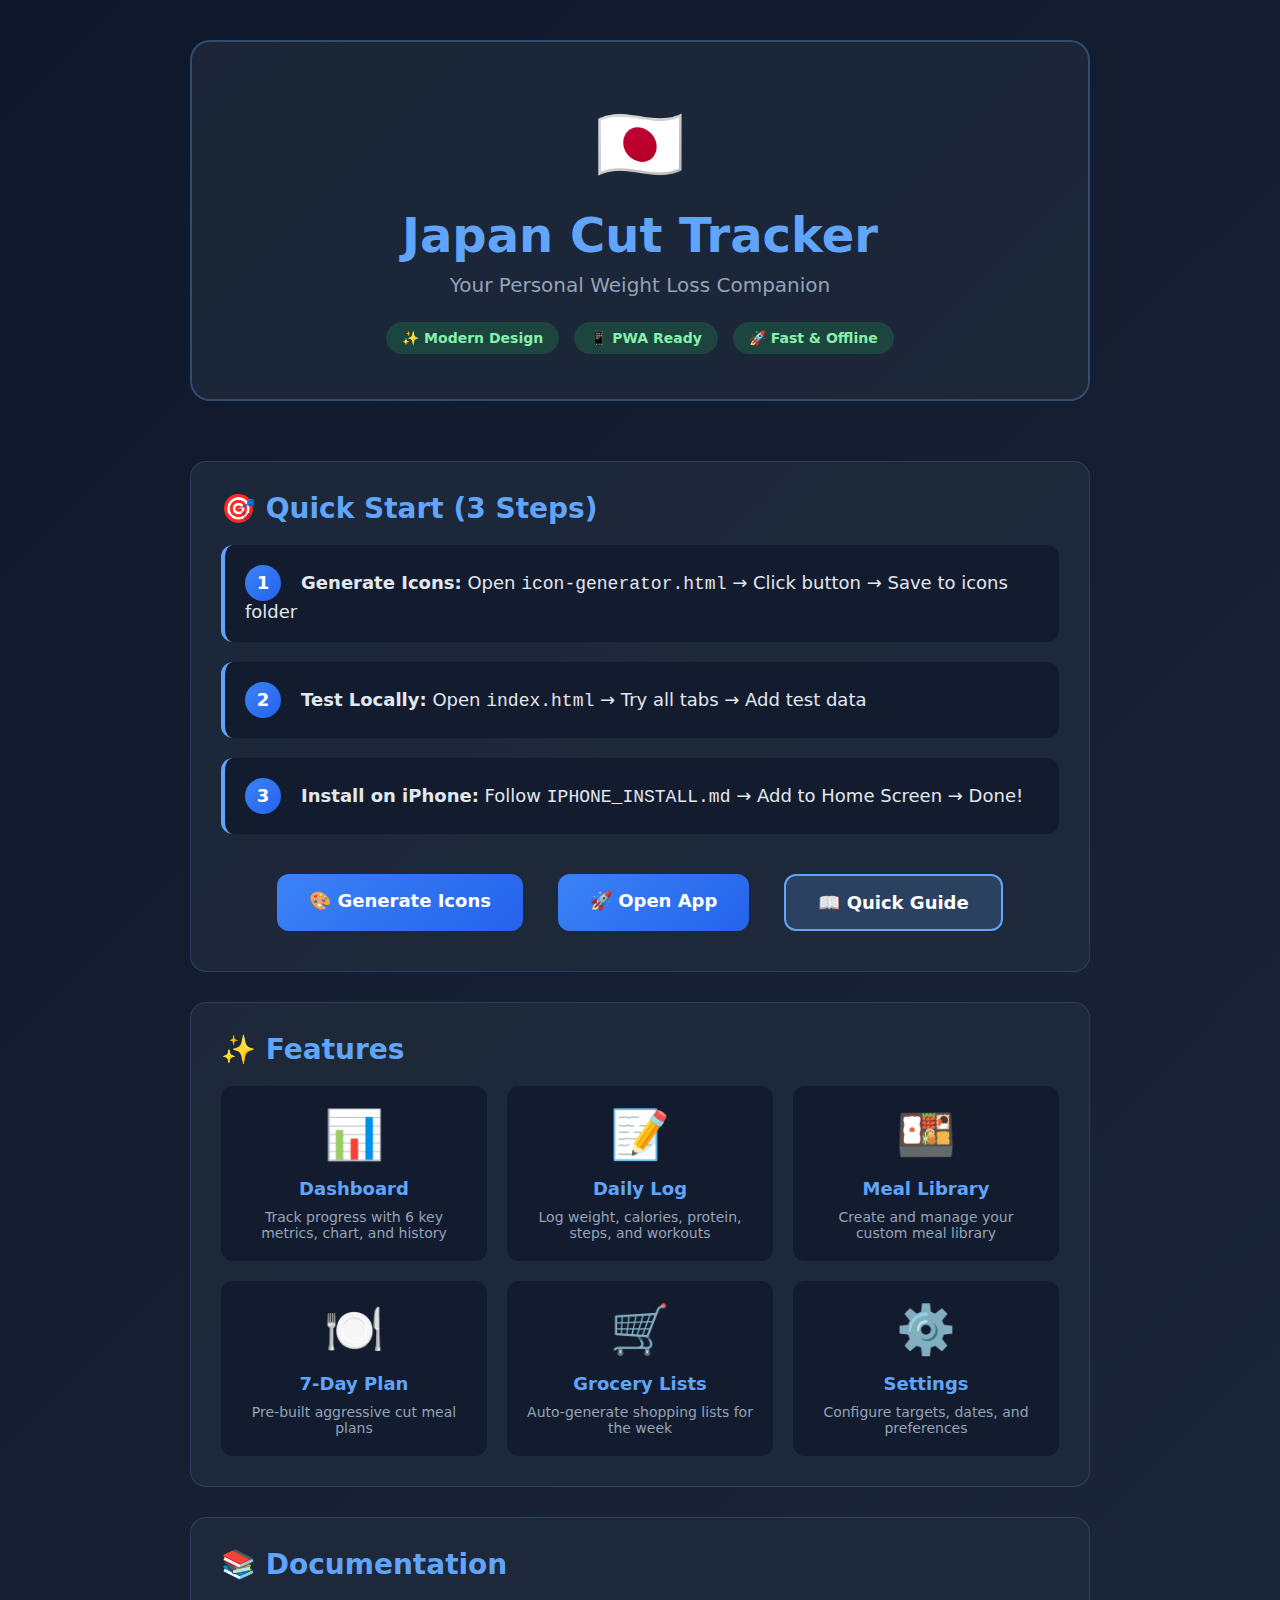
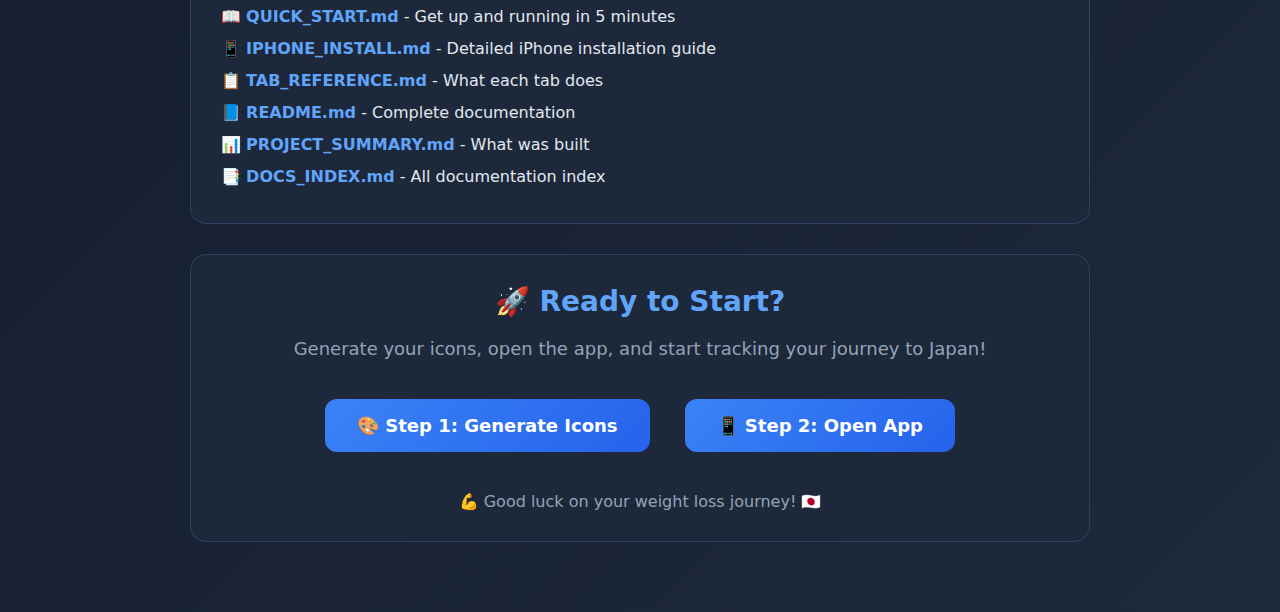
<file: welcome.html>
<!DOCTYPE html>
<html lang="en">

<head>
    <meta charset="UTF-8">
    <meta name="viewport" content="width=device-width, initial-scale=1.0">
    <title>Welcome - Japan Cut Tracker</title>
    <style>
        * {
            margin: 0;
            padding: 0;
            box-sizing: border-box;
        }

        body {
            font-family: -apple-system, BlinkMacSystemFont, "Segoe UI", system-ui, sans-serif;
            background: linear-gradient(135deg, #0f172a 0%, #1e293b 100%);
            color: #e2e8f0;
            padding: 40px 20px;
            min-height: 100vh;
        }

        .container {
            max-width: 900px;
            margin: 0 auto;
        }

        .hero {
            text-align: center;
            margin-bottom: 60px;
            padding: 40px;
            background: rgba(30, 41, 59, 0.8);
            border-radius: 20px;
            border: 2px solid rgba(96, 165, 250, 0.3);
        }

        .hero h1 {
            font-size: 48px;
            color: #60a5fa;
            margin-bottom: 10px;
        }

        .hero p {
            font-size: 20px;
            color: #94a3b8;
        }

        .emoji {
            font-size: 72px;
            margin: 20px 0;
        }

        .card {
            background: rgba(30, 41, 59, 0.9);
            border-radius: 16px;
            padding: 30px;
            margin-bottom: 30px;
            border: 1px solid rgba(96, 165, 250, 0.2);
        }

        .card h2 {
            color: #60a5fa;
            margin-bottom: 20px;
            font-size: 28px;
        }

        .steps {
            display: grid;
            gap: 20px;
        }

        .step {
            background: rgba(15, 23, 42, 0.7);
            padding: 20px;
            border-radius: 12px;
            border-left: 4px solid #60a5fa;
            transition: all 0.3s;
        }

        .step:hover {
            transform: translateX(10px);
            border-left-color: #22c55e;
        }

        .step-number {
            display: inline-block;
            width: 36px;
            height: 36px;
            background: linear-gradient(135deg, #3b82f6 0%, #2563eb 100%);
            color: white;
            border-radius: 50%;
            text-align: center;
            line-height: 36px;
            font-weight: 700;
            margin-right: 15px;
            font-size: 18px;
        }

        .step-content {
            display: inline;
            font-size: 18px;
        }

        .btn {
            display: inline-block;
            background: linear-gradient(135deg, #3b82f6 0%, #2563eb 100%);
            color: white;
            padding: 16px 32px;
            border-radius: 12px;
            text-decoration: none;
            font-weight: 600;
            font-size: 18px;
            margin: 10px;
            transition: all 0.3s;
        }

        .btn:hover {
            transform: translateY(-3px);
            box-shadow: 0 10px 20px rgba(59, 130, 246, 0.4);
        }

        .btn-secondary {
            background: rgba(96, 165, 250, 0.2);
            border: 2px solid #60a5fa;
        }

        .features {
            display: grid;
            grid-template-columns: repeat(auto-fit, minmax(250px, 1fr));
            gap: 20px;
            margin-top: 20px;
        }

        .feature {
            background: rgba(15, 23, 42, 0.7);
            padding: 20px;
            border-radius: 12px;
            text-align: center;
            transition: all 0.3s;
        }

        .feature:hover {
            transform: translateY(-5px);
            box-shadow: 0 10px 20px rgba(96, 165, 250, 0.3);
        }

        .feature-icon {
            font-size: 48px;
            margin-bottom: 15px;
        }

        .feature-title {
            color: #60a5fa;
            font-weight: 700;
            margin-bottom: 10px;
            font-size: 18px;
        }

        .feature-desc {
            color: #94a3b8;
            font-size: 14px;
        }

        .links {
            display: flex;
            justify-content: center;
            flex-wrap: wrap;
            gap: 15px;
            margin-top: 30px;
        }

        .badge {
            background: rgba(34, 197, 94, 0.2);
            color: #86efac;
            padding: 8px 16px;
            border-radius: 20px;
            font-size: 14px;
            font-weight: 600;
            display: inline-block;
            margin: 5px;
        }
    </style>
</head>

<body>
    <div class="container">
        <div class="hero">
            <div class="emoji">🇯🇵</div>
            <h1>Japan Cut Tracker</h1>
            <p>Your Personal Weight Loss Companion</p>
            <div style="margin-top: 20px;">
                <span class="badge">✨ Modern Design</span>
                <span class="badge">📱 PWA Ready</span>
                <span class="badge">🚀 Fast & Offline</span>
            </div>
        </div>

        <div class="card">
            <h2>🎯 Quick Start (3 Steps)</h2>
            <div class="steps">
                <div class="step">
                    <span class="step-number">1</span>
                    <span class="step-content">
                        <strong>Generate Icons:</strong> Open <code>icon-generator.html</code> → Click button → Save to
                        icons folder
                    </span>
                </div>
                <div class="step">
                    <span class="step-number">2</span>
                    <span class="step-content">
                        <strong>Test Locally:</strong> Open <code>index.html</code> → Try all tabs → Add test data
                    </span>
                </div>
                <div class="step">
                    <span class="step-number">3</span>
                    <span class="step-content">
                        <strong>Install on iPhone:</strong> Follow <code>IPHONE_INSTALL.md</code> → Add to Home Screen →
                        Done!
                    </span>
                </div>
            </div>
            <div class="links">
                <a href="icon-generator.html" class="btn">🎨 Generate Icons</a>
                <a href="index.html" class="btn">🚀 Open App</a>
                <a href="QUICK_START.md" class="btn btn-secondary">📖 Quick Guide</a>
            </div>
        </div>

        <div class="card">
            <h2>✨ Features</h2>
            <div class="features">
                <div class="feature">
                    <div class="feature-icon">📊</div>
                    <div class="feature-title">Dashboard</div>
                    <div class="feature-desc">Track progress with 6 key metrics, chart, and history</div>
                </div>
                <div class="feature">
                    <div class="feature-icon">📝</div>
                    <div class="feature-title">Daily Log</div>
                    <div class="feature-desc">Log weight, calories, protein, steps, and workouts</div>
                </div>
                <div class="feature">
                    <div class="feature-icon">🍱</div>
                    <div class="feature-title">Meal Library</div>
                    <div class="feature-desc">Create and manage your custom meal library</div>
                </div>
                <div class="feature">
                    <div class="feature-icon">🍽️</div>
                    <div class="feature-title">7-Day Plan</div>
                    <div class="feature-desc">Pre-built aggressive cut meal plans</div>
                </div>
                <div class="feature">
                    <div class="feature-icon">🛒</div>
                    <div class="feature-title">Grocery Lists</div>
                    <div class="feature-desc">Auto-generate shopping lists for the week</div>
                </div>
                <div class="feature">
                    <div class="feature-icon">⚙️</div>
                    <div class="feature-title">Settings</div>
                    <div class="feature-desc">Configure targets, dates, and preferences</div>
                </div>
            </div>
        </div>

        <div class="card">
            <h2>📚 Documentation</h2>
            <div style="line-height: 2;">
                <p>📖 <strong><a href="QUICK_START.md"
                            style="color: #60a5fa; text-decoration: none;">QUICK_START.md</a></strong> - Get up and
                    running in 5 minutes</p>
                <p>📱 <strong><a href="IPHONE_INSTALL.md"
                            style="color: #60a5fa; text-decoration: none;">IPHONE_INSTALL.md</a></strong> - Detailed
                    iPhone installation guide</p>
                <p>📋 <strong><a href="TAB_REFERENCE.md"
                            style="color: #60a5fa; text-decoration: none;">TAB_REFERENCE.md</a></strong> - What each tab
                    does</p>
                <p>📘 <strong><a href="README.md" style="color: #60a5fa; text-decoration: none;">README.md</a></strong>
                    - Complete documentation</p>
                <p>📊 <strong><a href="PROJECT_SUMMARY.md"
                            style="color: #60a5fa; text-decoration: none;">PROJECT_SUMMARY.md</a></strong> - What was
                    built</p>
                <p>📑 <strong><a href="DOCS_INDEX.md"
                            style="color: #60a5fa; text-decoration: none;">DOCS_INDEX.md</a></strong> - All
                    documentation index</p>
            </div>
        </div>

        <div class="card" style="text-align: center;">
            <h2>🚀 Ready to Start?</h2>
            <p style="color: #94a3b8; margin: 20px 0; font-size: 18px;">
                Generate your icons, open the app, and start tracking your journey to Japan!
            </p>
            <div class="links">
                <a href="icon-generator.html" class="btn">🎨 Step 1: Generate Icons</a>
                <a href="index.html" class="btn">📱 Step 2: Open App</a>
            </div>
            <p style="color: #94a3b8; margin-top: 30px; font-size: 16px;">
                💪 Good luck on your weight loss journey! 🇯🇵
            </p>
        </div>
    </div>
</body>

</html>
</file>
<file: styles.css>
/* ===========================
   RESET & BASE STYLES
   =========================== */
* {
    margin: 0;
    padding: 0;
    box-sizing: border-box;
}

body {
    font-family: -apple-system, BlinkMacSystemFont, "Segoe UI", system-ui, sans-serif;
    background: linear-gradient(135deg, #0f172a 0%, #1e293b 100%);
    color: #e2e8f0;
    min-height: 100vh;
    padding-bottom: 80px;
    /* Space for tab nav */
    overflow-x: hidden;
}

/* ===========================
   HEADER
   =========================== */
.app-header {
    background: rgba(15, 23, 42, 0.95);
    backdrop-filter: blur(10px);
    padding: 16px;
    text-align: center;
    border-bottom: 1px solid rgba(96, 165, 250, 0.2);
    position: sticky;
    top: 0;
    z-index: 100;
    box-shadow: 0 4px 6px rgba(0, 0, 0, 0.3);
}

.header-content h1 {
    font-size: 22px;
    font-weight: 700;
    color: #60a5fa;
    margin-bottom: 4px;
}

.subtitle {
    display: inline-block;
    background: rgba(96, 165, 250, 0.15);
    color: #93c5fd;
    padding: 4px 12px;
    border-radius: 16px;
    font-size: 12px;
    font-weight: 500;
}

/* ===========================
   TAB NAVIGATION
   =========================== */
.tab-nav {
    position: fixed;
    bottom: 0;
    left: 0;
    right: 0;
    background: rgba(15, 23, 42, 0.98);
    backdrop-filter: blur(10px);
    border-top: 1px solid rgba(96, 165, 250, 0.2);
    display: flex;
    justify-content: space-around;
    padding: 8px 0 calc(8px + env(safe-area-inset-bottom));
    z-index: 1000;
    box-shadow: 0 -4px 6px rgba(0, 0, 0, 0.3);
}

.tab-btn {
    flex: 1;
    background: none;
    border: none;
    color: #64748b;
    display: flex;
    flex-direction: column;
    align-items: center;
    gap: 4px;
    padding: 8px 4px;
    cursor: pointer;
    transition: all 0.3s ease;
    border-radius: 8px;
    margin: 0 4px;
}

.tab-btn:active {
    transform: scale(0.95);
}

.tab-btn.active {
    color: #60a5fa;
    background: rgba(96, 165, 250, 0.1);
}

.tab-icon {
    font-size: 20px;
    transition: transform 0.3s ease;
}

.tab-btn.active .tab-icon {
    transform: scale(1.1);
}

.tab-label {
    font-size: 11px;
    font-weight: 600;
}

/* ===========================
   MAIN CONTENT
   =========================== */
.main-content {
    padding-top: 16px;
}

.container {
    max-width: 900px;
    margin: 0 auto;
    padding: 0 16px 16px;
}

.tab-content {
    display: none;
    animation: fadeIn 0.3s ease;
}

.tab-content.active {
    display: block;
}

@keyframes fadeIn {
    from {
        opacity: 0;
        transform: translateY(10px);
    }

    to {
        opacity: 1;
        transform: translateY(0);
    }
}

/* ===========================
   CARDS
   =========================== */
.card {
    background: rgba(30, 41, 59, 0.9);
    backdrop-filter: blur(10px);
    border-radius: 16px;
    padding: 20px;
    margin-bottom: 20px;
    box-shadow: 0 4px 6px rgba(0, 0, 0, 0.3);
    border: 1px solid rgba(96, 165, 250, 0.1);
}

.card-title {
    font-size: 20px;
    font-weight: 700;
    margin-bottom: 6px;
    color: #60a5fa;
}

.card-subtitle {
    font-size: 13px;
    color: #94a3b8;
    margin-bottom: 20px;
}

/* ===========================
   FORM ELEMENTS
   =========================== */
.form-grid {
    display: grid;
    grid-template-columns: repeat(auto-fit, minmax(200px, 1fr));
    gap: 16px;
    margin-bottom: 20px;
}

.form-group {
    display: flex;
    flex-direction: column;
}

label {
    font-size: 13px;
    font-weight: 600;
    margin-bottom: 8px;
    color: #cbd5e1;
}

input,
select,
textarea {
    background: rgba(15, 23, 42, 0.7);
    border: 2px solid rgba(96, 165, 250, 0.3);
    border-radius: 10px;
    padding: 12px 14px;
    font-size: 15px;
    color: #e2e8f0;
    font-family: inherit;
    transition: all 0.2s ease;
}

input:focus,
select:focus,
textarea:focus {
    outline: none;
    border-color: #60a5fa;
    box-shadow: 0 0 0 4px rgba(96, 165, 250, 0.15);
    background: rgba(15, 23, 42, 0.9);
}

textarea {
    resize: vertical;
    min-height: 80px;
}

/* ===========================
   BUTTONS
   =========================== */
.btn {
    border: none;
    border-radius: 12px;
    padding: 12px 24px;
    font-size: 15px;
    font-weight: 600;
    cursor: pointer;
    transition: all 0.2s ease;
    font-family: inherit;
    display: inline-flex;
    align-items: center;
    justify-content: center;
    gap: 6px;
}

.btn:active {
    transform: scale(0.97);
}

.btn-primary {
    background: linear-gradient(135deg, #3b82f6 0%, #2563eb 100%);
    color: white;
    box-shadow: 0 4px 12px rgba(59, 130, 246, 0.4);
}

.btn-primary:hover {
    box-shadow: 0 6px 16px rgba(59, 130, 246, 0.5);
    transform: translateY(-1px);
}

.btn-secondary {
    background: rgba(239, 68, 68, 0.2);
    color: #fca5a5;
    border: 2px solid rgba(239, 68, 68, 0.4);
}

.btn-secondary:hover {
    background: rgba(239, 68, 68, 0.3);
}

.btn-small {
    padding: 8px 16px;
    font-size: 13px;
}

.btn-large {
    width: 100%;
    padding: 16px;
    font-size: 16px;
}

.btn-group {
    display: flex;
    gap: 12px;
    flex-wrap: wrap;
}

/* ===========================
   STATS GRID
   =========================== */
.stats-grid {
    display: grid;
    grid-template-columns: repeat(auto-fit, minmax(140px, 1fr));
    gap: 12px;
    margin-bottom: 20px;
}

.stat-card {
    background: rgba(15, 23, 42, 0.7);
    border-radius: 12px;
    padding: 16px;
    border: 2px solid rgba(96, 165, 250, 0.2);
    text-align: center;
    transition: all 0.3s ease;
}

.stat-card:hover {
    transform: translateY(-2px);
    border-color: rgba(96, 165, 250, 0.4);
    box-shadow: 0 4px 12px rgba(96, 165, 250, 0.2);
}

.stat-label {
    font-size: 11px;
    color: #94a3b8;
    margin-bottom: 8px;
    font-weight: 600;
    text-transform: uppercase;
    letter-spacing: 0.5px;
}

.stat-value {
    font-size: 28px;
    font-weight: 800;
    color: #60a5fa;
    line-height: 1;
}

.stat-unit {
    font-size: 13px;
    color: #64748b;
    margin-left: 4px;
    font-weight: 600;
}

/* ===========================
   STATUS MESSAGE
   =========================== */
.status-message {
    background: rgba(96, 165, 250, 0.15);
    border-left: 4px solid #60a5fa;
    padding: 14px 16px;
    border-radius: 8px;
    font-size: 14px;
    color: #93c5fd;
    line-height: 1.6;
}

.status-message.warning {
    background: rgba(251, 191, 36, 0.15);
    border-left-color: #fbbf24;
    color: #fcd34d;
}

.status-message.success {
    background: rgba(34, 197, 94, 0.15);
    border-left-color: #22c55e;
    color: #86efac;
}

/* ===========================
   CHART
   =========================== */
.chart-container {
    margin-top: 16px;
    background: rgba(15, 23, 42, 0.6);
    border-radius: 12px;
    padding: 20px;
}

canvas {
    width: 100% !important;
    height: 250px !important;
}

/* ===========================
   TABLE
   =========================== */
.table-container {
    overflow-x: auto;
    margin-top: 16px;
    border-radius: 8px;
}

table {
    width: 100%;
    border-collapse: collapse;
    font-size: 13px;
}

th {
    background: rgba(15, 23, 42, 0.9);
    padding: 12px 8px;
    text-align: left;
    font-weight: 700;
    color: #93c5fd;
    border-bottom: 2px solid rgba(96, 165, 250, 0.3);
    font-size: 12px;
    text-transform: uppercase;
    letter-spacing: 0.5px;
}

td {
    padding: 12px 8px;
    border-bottom: 1px solid rgba(96, 165, 250, 0.1);
    color: #cbd5e1;
}

tr:nth-child(even) {
    background: rgba(15, 23, 42, 0.3);
}

tr:hover {
    background: rgba(96, 165, 250, 0.05);
}

.badge {
    display: inline-block;
    padding: 4px 8px;
    border-radius: 6px;
    font-size: 11px;
    font-weight: 700;
}

.badge.yes {
    background: rgba(34, 197, 94, 0.2);
    color: #86efac;
}

.badge.no {
    background: rgba(239, 68, 68, 0.2);
    color: #fca5a5;
}

/* ===========================
   MEAL COMPONENTS
   =========================== */
.meal-add-section {
    display: flex;
    gap: 12px;
    margin-bottom: 20px;
    flex-wrap: wrap;
}

.meal-select {
    flex: 1;
    min-width: 200px;
}

.meal-list {
    margin-top: 16px;
}

.meal-item {
    background: rgba(15, 23, 42, 0.7);
    border: 2px solid rgba(96, 165, 250, 0.2);
    border-radius: 12px;
    padding: 14px;
    margin-bottom: 10px;
    display: flex;
    justify-content: space-between;
    align-items: center;
    transition: all 0.2s ease;
}

.meal-item:hover {
    border-color: rgba(96, 165, 250, 0.4);
    transform: translateX(4px);
}

.meal-info {
    flex: 1;
}

.meal-name {
    font-weight: 700;
    margin-bottom: 6px;
    color: #e2e8f0;
    font-size: 14px;
}

.meal-stats {
    font-size: 12px;
    color: #94a3b8;
}

.meal-actions {
    display: flex;
    gap: 8px;
}

.btn-icon {
    background: rgba(239, 68, 68, 0.2);
    color: #fca5a5;
    border: none;
    border-radius: 8px;
    width: 36px;
    height: 36px;
    cursor: pointer;
    font-size: 16px;
    display: flex;
    align-items: center;
    justify-content: center;
    transition: all 0.2s ease;
}

.btn-icon:hover {
    background: rgba(239, 68, 68, 0.4);
    transform: scale(1.1);
}

.btn-icon.add {
    background: rgba(34, 197, 94, 0.2);
    color: #86efac;
}

.btn-icon.add:hover {
    background: rgba(34, 197, 94, 0.4);
}

/* Meal Summary */
.meal-summary {
    background: rgba(96, 165, 250, 0.1);
    border-radius: 12px;
    padding: 16px;
    margin-top: 16px;
    border: 2px solid rgba(96, 165, 250, 0.2);
}

.meal-summary-title {
    font-weight: 700;
    margin-bottom: 10px;
    color: #93c5fd;
    font-size: 14px;
}

.meal-summary-stats {
    display: flex;
    gap: 24px;
    font-size: 14px;
    flex-wrap: wrap;
}

.meal-summary-stat {
    color: #cbd5e1;
}

.meal-summary-stat strong {
    color: #60a5fa;
    font-size: 18px;
}

/* ===========================
   MEAL PLAN GRID
   =========================== */
.meal-plan-grid {
    display: grid;
    grid-template-columns: repeat(auto-fit, minmax(280px, 1fr));
    gap: 16px;
    margin-top: 20px;
}

.day-card {
    background: rgba(15, 23, 42, 0.7);
    border: 2px solid rgba(96, 165, 250, 0.2);
    border-radius: 14px;
    padding: 16px;
    transition: all 0.3s ease;
}

.day-card:hover {
    transform: translateY(-4px);
    border-color: rgba(96, 165, 250, 0.4);
    box-shadow: 0 8px 16px rgba(96, 165, 250, 0.2);
}

.day-header {
    display: flex;
    justify-content: space-between;
    align-items: center;
    margin-bottom: 14px;
    padding-bottom: 12px;
    border-bottom: 2px solid rgba(96, 165, 250, 0.2);
}

.day-name {
    font-size: 16px;
    font-weight: 700;
    color: #60a5fa;
}

.day-workout {
    font-size: 11px;
    padding: 4px 10px;
    border-radius: 6px;
    background: rgba(34, 197, 94, 0.2);
    color: #86efac;
    font-weight: 700;
}

.meal-section {
    margin-bottom: 12px;
}

.meal-label {
    font-size: 11px;
    font-weight: 700;
    color: #94a3b8;
    margin-bottom: 4px;
    text-transform: uppercase;
    letter-spacing: 0.5px;
}

.meal-content {
    font-size: 13px;
    color: #cbd5e1;
    line-height: 1.5;
}

.day-totals {
    margin-top: 14px;
    padding-top: 12px;
    border-top: 2px solid rgba(96, 165, 250, 0.2);
    display: flex;
    justify-content: space-between;
    font-size: 13px;
}

.day-total-item {
    color: #94a3b8;
}

.day-total-item strong {
    color: #60a5fa;
    font-size: 16px;
    font-weight: 700;
}

.day-actions {
    margin-top: 14px;
}

.btn-add-day {
    width: 100%;
    padding: 10px;
    font-size: 13px;
    background: rgba(34, 197, 94, 0.2);
    color: #86efac;
    border: 2px solid rgba(34, 197, 94, 0.3);
    font-weight: 700;
}

.btn-add-day:hover {
    background: rgba(34, 197, 94, 0.3);
    box-shadow: 0 4px 12px rgba(34, 197, 94, 0.3);
}

/* ===========================
   COLLAPSIBLE
   =========================== */
.collapsible-header {
    display: flex;
    justify-content: space-between;
    align-items: center;
    cursor: pointer;
    user-select: none;
    padding: 4px 0;
    transition: all 0.2s ease;
}

.collapsible-header:hover {
    opacity: 0.8;
}

.collapsible-toggle {
    font-size: 20px;
    transition: transform 0.3s ease;
    color: #60a5fa;
}

.collapsible-toggle.open {
    transform: rotate(180deg);
}

.collapsible-content {
    max-height: 0;
    overflow: hidden;
    transition: max-height 0.4s ease;
}

.collapsible-content.open {
    max-height: 5000px;
}

/* ===========================
   GROCERY LIST
   =========================== */
.grocery-list {
    display: grid;
    grid-template-columns: repeat(auto-fill, minmax(200px, 1fr));
    gap: 10px;
    margin-top: 16px;
}

.grocery-item {
    background: rgba(15, 23, 42, 0.7);
    padding: 12px 14px;
    border-radius: 8px;
    border-left: 3px solid #60a5fa;
    font-size: 13px;
    color: #cbd5e1;
    transition: all 0.2s ease;
}

.grocery-item:hover {
    transform: translateX(4px);
    background: rgba(15, 23, 42, 0.9);
}

.grocery-category {
    font-weight: 700;
    color: #60a5fa;
    margin-top: 20px;
    margin-bottom: 12px;
    font-size: 16px;
}

/* ===========================
   IMAGE PREVIEW & MEAL DISPLAY
   =========================== */
.image-preview {
    margin-top: 12px;
    border-radius: 12px;
    overflow: hidden;
    display: none;
}

.image-preview.show {
    display: block;
}

.image-preview img {
    width: 100%;
    height: 250px;
    object-fit: cover;
    display: block;
}

.saved-meal-display {
    display: flex;
    flex-direction: column;
    gap: 16px;
}

.meal-image-container {
    width: 100%;
    border-radius: 12px;
    overflow: hidden;
    background: rgba(15, 23, 42, 0.7);
}

.meal-image-container img {
    width: 100%;
    height: 300px;
    object-fit: cover;
    display: block;
}

.meal-details {
    background: rgba(15, 23, 42, 0.7);
    padding: 16px;
    border-radius: 12px;
    border: 2px solid rgba(96, 165, 250, 0.2);
}

.meal-details h3 {
    color: #60a5fa;
    font-size: 20px;
    margin-bottom: 12px;
}

.meal-macros {
    display: flex;
    gap: 24px;
    margin-bottom: 16px;
    flex-wrap: wrap;
}

.meal-macro-item {
    background: rgba(96, 165, 250, 0.1);
    padding: 8px 16px;
    border-radius: 8px;
    border: 1px solid rgba(96, 165, 250, 0.2);
}

.meal-macro-label {
    font-size: 11px;
    color: #94a3b8;
    text-transform: uppercase;
    margin-bottom: 4px;
}

.meal-macro-value {
    font-size: 18px;
    font-weight: 700;
    color: #60a5fa;
}

.meal-ingredients {
    margin-top: 16px;
}

.meal-ingredients-title {
    font-size: 13px;
    font-weight: 700;
    color: #93c5fd;
    margin-bottom: 8px;
    text-transform: uppercase;
}

.meal-ingredients-list {
    font-size: 14px;
    color: #cbd5e1;
    line-height: 1.8;
    white-space: pre-line;
}

/* ===========================
   MEAL SUGGESTIONS
   =========================== */
.meal-suggestions {
    display: grid;
    grid-template-columns: repeat(auto-fill, minmax(300px, 1fr));
    gap: 20px;
    margin-top: 20px;
}

.suggestion-card {
    background: rgba(15, 23, 42, 0.7);
    border: 2px solid rgba(96, 165, 250, 0.2);
    border-radius: 14px;
    overflow: hidden;
    transition: all 0.3s ease;
    cursor: pointer;
}

.suggestion-card:hover {
    transform: translateY(-4px);
    border-color: rgba(96, 165, 250, 0.5);
    box-shadow: 0 8px 24px rgba(96, 165, 250, 0.3);
}

.suggestion-image {
    width: 100%;
    height: 200px;
    object-fit: cover;
    display: block;
}

.suggestion-content {
    padding: 16px;
}

.suggestion-title {
    font-size: 18px;
    font-weight: 700;
    color: #e2e8f0;
    margin-bottom: 10px;
}

.suggestion-macros {
    display: flex;
    gap: 16px;
    margin-bottom: 12px;
    font-size: 13px;
}

.suggestion-macro {
    color: #94a3b8;
}

.suggestion-macro strong {
    color: #60a5fa;
    font-weight: 700;
}

.suggestion-ingredients {
    font-size: 13px;
    color: #cbd5e1;
    line-height: 1.6;
    margin-bottom: 12px;
}

.suggestion-button {
    width: 100%;
    padding: 10px;
    background: rgba(96, 165, 250, 0.2);
    color: #60a5fa;
    border: 2px solid rgba(96, 165, 250, 0.3);
    border-radius: 8px;
    font-weight: 700;
    cursor: pointer;
    transition: all 0.2s ease;
}

.suggestion-button:hover {
    background: rgba(96, 165, 250, 0.3);
    transform: scale(1.02);
}

/* ===========================
   MEAL PREP
   =========================== */
.prep-step {
    background: rgba(15, 23, 42, 0.7);
    padding: 14px 16px;
    border-radius: 10px;
    margin-bottom: 12px;
    border-left: 4px solid #60a5fa;
    transition: all 0.2s ease;
}

.prep-step:hover {
    background: rgba(15, 23, 42, 0.9);
    transform: translateX(4px);
}

.prep-step-number {
    display: inline-block;
    width: 28px;
    height: 28px;
    background: linear-gradient(135deg, #3b82f6 0%, #2563eb 100%);
    color: white;
    border-radius: 50%;
    text-align: center;
    line-height: 28px;
    font-weight: 700;
    font-size: 14px;
    margin-right: 10px;
}

.prep-step-content {
    display: inline;
    font-size: 14px;
    color: #cbd5e1;
    line-height: 1.6;
}

.prep-tips {
    background: rgba(34, 197, 94, 0.1);
    border-left: 4px solid #22c55e;
    padding: 16px;
    border-radius: 10px;
    margin-top: 20px;
}

.prep-tips-title {
    font-weight: 700;
    color: #86efac;
    margin-bottom: 10px;
    font-size: 15px;
}

.prep-tips ul {
    list-style-position: inside;
    font-size: 13px;
    color: #cbd5e1;
    line-height: 2;
}

.prep-tips li strong {
    color: #86efac;
}

/* ===========================
   TOAST
   =========================== */
.toast {
    position: fixed;
    bottom: 100px;
    left: 50%;
    transform: translateX(-50%) translateY(150px);
    background: linear-gradient(135deg, #22c55e 0%, #16a34a 100%);
    color: white;
    padding: 14px 24px;
    border-radius: 12px;
    font-weight: 700;
    box-shadow: 0 6px 16px rgba(0, 0, 0, 0.4);
    opacity: 0;
    transition: all 0.4s ease;
    z-index: 2000;
    max-width: 90%;
    text-align: center;
}

.toast.show {
    opacity: 1;
    transform: translateX(-50%) translateY(0);
}

/* ===========================
   EMPTY STATE
   =========================== */
.empty-state {
    text-align: center;
    padding: 40px 20px;
    color: #64748b;
    font-size: 14px;
    font-style: italic;
}

/* ===========================
   RESPONSIVE
   =========================== */
@media (max-width: 640px) {
    .app-header {
        padding: 12px;
    }

    .header-content h1 {
        font-size: 20px;
    }

    .subtitle {
        font-size: 11px;
        padding: 3px 10px;
    }

    .stats-grid {
        grid-template-columns: repeat(2, 1fr);
    }

    .stat-value {
        font-size: 24px;
    }

    .form-grid {
        grid-template-columns: 1fr;
    }

    .meal-plan-grid {
        grid-template-columns: 1fr;
    }

    .tab-label {
        font-size: 10px;
    }

    .tab-icon {
        font-size: 18px;
    }

    .card {
        padding: 16px;
    }
}

/* ===========================
   PRINT STYLES
   =========================== */
@media print {
    body {
        background: white;
        color: black;
    }

    .app-header,
    .tab-nav,
    .btn,
    .toast {
        display: none !important;
    }

    .card {
        page-break-inside: avoid;
        box-shadow: none;
        border: 1px solid #ccc;
        background: white;
    }

    .collapsible-content {
        max-height: none !important;
    }

    .main-content {
        padding-bottom: 0;
    }
}
</file>
